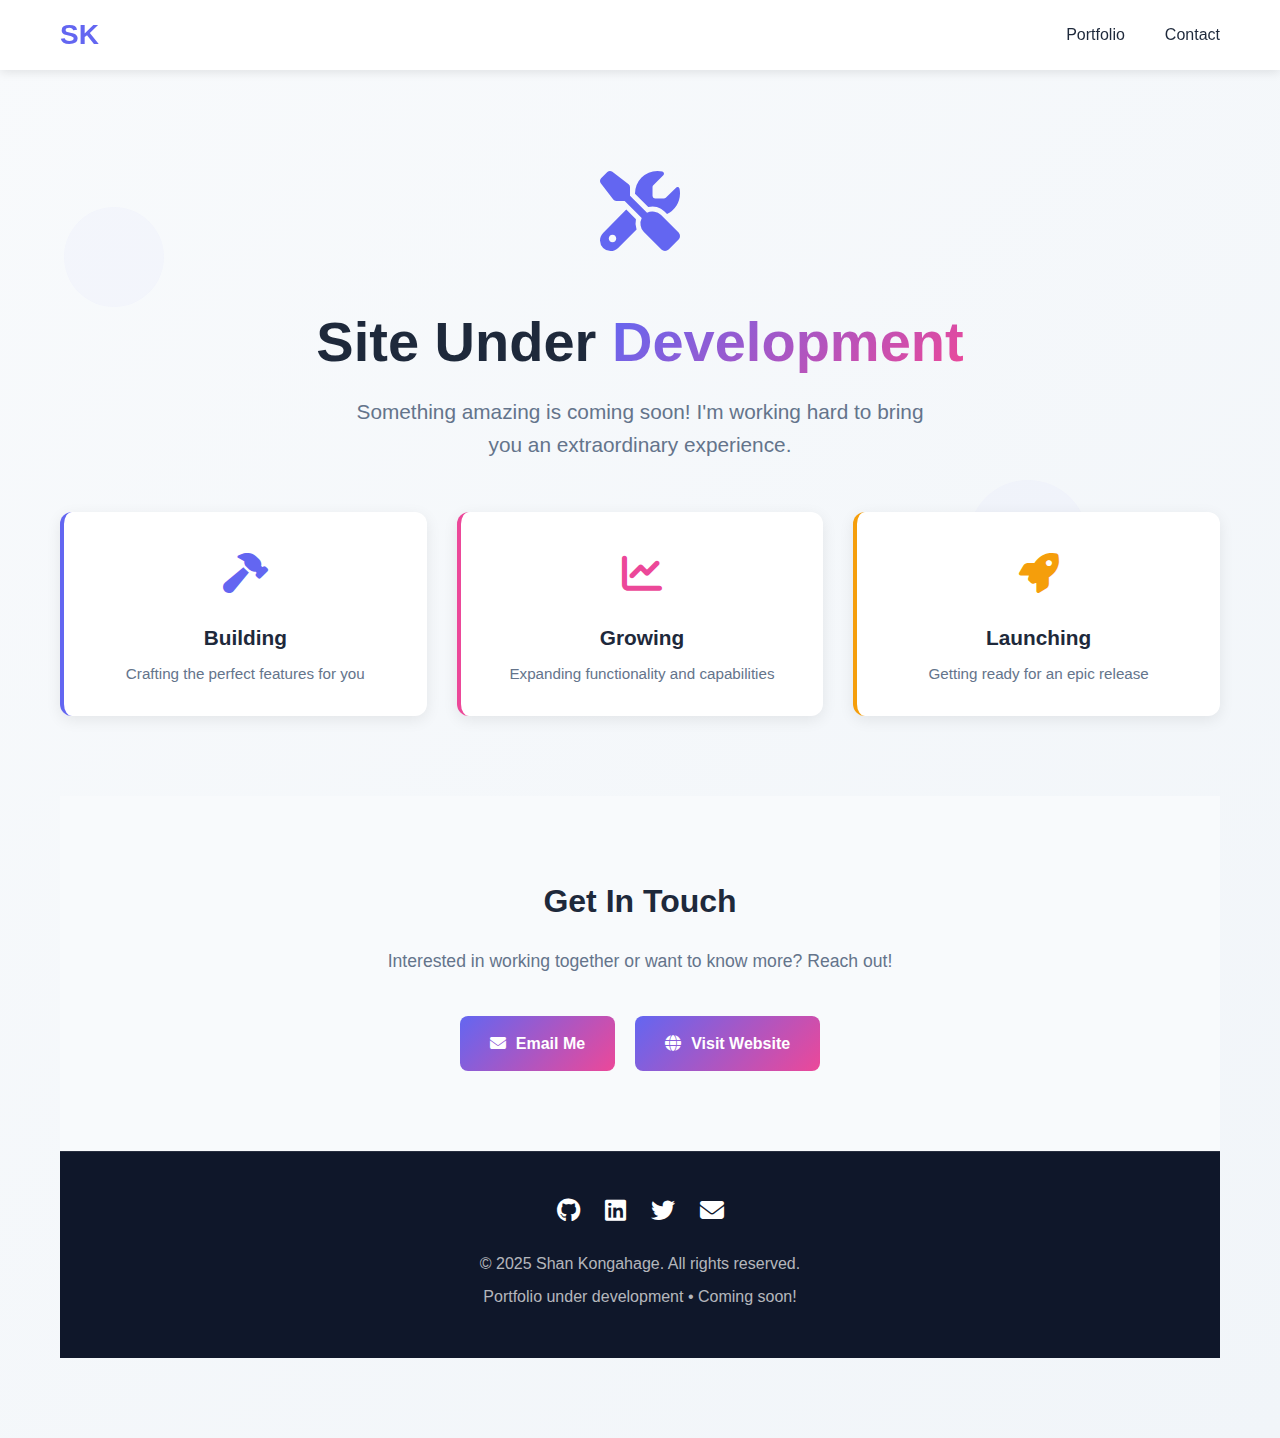
<file: index.html>
<!DOCTYPE html>
<html lang="en">

<head>
    <meta charset="UTF-8">
    <meta name="viewport" content="width=device-width, initial-scale=1.0">
    <title>Shan Kongahage | Portfolio - Coming Soon</title>
    <link rel="stylesheet" href="css/development.css">
    <link rel="stylesheet" href="https://cdnjs.cloudflare.com/ajax/libs/font-awesome/6.4.0/css/all.min.css">
</head>

<body>
    <!-- Navigation Bar -->
    <nav class="navbar">
        <div class="nav-container">
            <div class="nav-logo">
                <a href="index.html">SK</a>
            </div>
            <ul class="nav-menu">
                <!-- <li class="nav-item">
                    <a href="#home" class="nav-link">Home</a>
                </li> -->
                <li class="nav-item">
                    <a href="#portfolio" class="nav-link">Portfolio</a>
                </li>
                <li class="nav-item">
                    <a href="#contact" class="nav-link">Contact</a>
                </li>
            </ul>
            <div class="hamburger">
                <span></span>
                <span></span>
                <span></span>
            </div>
        </div>
    </nav>

    <!-- Under Development Section -->
    <section class="under-development">
        <div class="container">
            <!-- Animated Background -->
            <div class="animated-bg">
                <div class="dot dot-1"></div>
                <div class="dot dot-2"></div>
                <div class="dot dot-3"></div>
                <div class="dot dot-4"></div>
                <div class="dot dot-5"></div>
            </div>

            <!-- Main Content -->
            <div class="dev-content">
                <!-- Icon Animation -->
                <div class="dev-icon">
                    <i class="fas fa-tools"></i>
                </div>

                <!-- Main Heading -->
                <h1 class="main-heading">
                    Site Under <span class="highlight">Development</span>
                </h1>

                <!-- Subheading -->
                <p class="subheading">
                    Something amazing is coming soon! I'm working hard to bring you an extraordinary experience.
                </p>

                <!-- Status Info -->
                <div class="status-box">
                    <div class="status-item">
                        <div class="status-icon">
                            <i class="fas fa-hammer"></i>
                        </div>
                        <div class="status-text">
                            <h3>Building</h3>
                            <p>Crafting the perfect features for you</p>
                        </div>
                    </div>
                    <div class="status-item">
                        <div class="status-icon">
                            <i class="fas fa-chart-line"></i>
                        </div>
                        <div class="status-text">
                            <h3>Growing</h3>
                            <p>Expanding functionality and capabilities</p>
                        </div>
                    </div>
                    <div class="status-item">
                        <div class="status-icon">
                            <i class="fas fa-rocket"></i>
                        </div>
                        <div class="status-text">
                            <h3>Launching</h3>
                            <p>Getting ready for an epic release</p>
                        </div>
                    </div>
                </div>

                <!-- Progress Info -->
                <!-- <div class="progress-section">
                    <h2>Development Progress</h2>
                    <div class="progress-items">
                        <div class="progress-item">
                            <div class="progress-header">
                                <span class="progress-label">Design & Planning</span>
                                <span class="progress-percent">100%</span>
                            </div>
                            <div class="progress-bar">
                                <div class="progress-fill" style="width: 100%"></div>
                            </div>
                        </div>

                        <div class="progress-item">
                            <div class="progress-header">
                                <span class="progress-label">Frontend Development</span>
                                <span class="progress-percent">85%</span>
                            </div>
                            <div class="progress-bar">
                                <div class="progress-fill" style="width: 85%"></div>
                            </div>
                        </div>

                        <div class="progress-item">
                            <div class="progress-header">
                                <span class="progress-label">Backend Development</span>
                                <span class="progress-percent">70%</span>
                            </div>
                            <div class="progress-bar">
                                <div class="progress-fill" style="width: 70%"></div>
                            </div>
                        </div>

                        <div class="progress-item">
                            <div class="progress-header">
                                <span class="progress-label">Testing & QA</span>
                                <span class="progress-percent">60%</span>
                            </div>
                            <div class="progress-bar">
                                <div class="progress-fill" style="width: 60%"></div>
                            </div>
                        </div>

                        <div class="progress-item">
                            <div class="progress-header">
                                <span class="progress-label">Optimization</span>
                                <span class="progress-percent">50%</span>
                            </div>
                            <div class="progress-bar">
                                <div class="progress-fill" style="width: 50%"></div>
                            </div>
                        </div>
                    </div>
                </div> -->

                <!-- Timeline -->
                <!-- <div class="timeline-section">
                    <h2>Development Timeline</h2>
                    <div class="timeline">
                        <div class="timeline-item">
                            <div class="timeline-marker"></div>
                            <div class="timeline-content">
                                <h3>Phase 1: Planning</h3>
                                <p>Defined project scope and architecture</p>
                                <span class="timeline-date">Completed</span>
                            </div>
                        </div>

                        <div class="timeline-item">
                            <div class="timeline-marker active"></div>
                            <div class="timeline-content">
                                <h3>Phase 2: Development</h3>
                                <p>Building features and core functionality</p>
                                <span class="timeline-date">In Progress</span>
                            </div>
                        </div>

                        <div class="timeline-item">
                            <div class="timeline-marker"></div>
                            <div class="timeline-content">
                                <h3>Phase 3: Testing</h3>
                                <p>Quality assurance and bug fixes</p>
                                <span class="timeline-date">Coming Soon</span>
                            </div>
                        </div>

                        <div class="timeline-item">
                            <div class="timeline-marker"></div>
                            <div class="timeline-content">
                                <h3>Phase 4: Launch</h3>
                                <p>Deploy to production and celebrate!</p>
                                <span class="timeline-date">Q4 2025</span>
                            </div>
                        </div>
                    </div>
                </div>

                <!-- Features Coming --><!--
                <div class="features-section">
                    <h2>Exciting Features Coming Soon</h2>
                    <div class="features-grid">
                        <div class="feature-card">
                            <div class="feature-icon">
                                <i class="fas fa-lightning-bolt"></i>
                            </div>
                            <h3>Lightning Fast</h3>
                            <p>Optimized for speed and performance</p>
                        </div>

                        <div class="feature-card">
                            <div class="feature-icon">
                                <i class="fas fa-lock"></i>
                            </div>
                            <h3>Secure</h3>
                            <p>Enterprise-grade security features</p>
                        </div>

                        <div class="feature-card">
                            <div class="feature-icon">
                                <i class="fas fa-mobile-alt"></i>
                            </div>
                            <h3>Responsive</h3>
                            <p>Perfect on all devices and screen sizes</p>
                        </div>

                        <div class="feature-card">
                            <div class="feature-icon">
                                <i class="fas fa-accessibility"></i>
                            </div>
                            <h3>Accessible</h3>
                            <p>Fully accessible for everyone</p>
                        </div>

                        <div class="feature-card">
                            <div class="feature-icon">
                                <i class="fas fa-paint-brush"></i>
                            </div>
                            <h3>Beautiful</h3>
                            <p>Modern, elegant design</p>
                        </div>

                        <div class="feature-card">
                            <div class="feature-icon">
                                <i class="fas fa-cog"></i>
                            </div>
                            <h3>Scalable</h3>
                            <p>Built to grow with your needs</p>
                        </div>
                    </div>
                </div> -->

                <!-- Notification Section -->
                <!-- <div class="notification-section">
                    <div class="notification-card">
                        <i class="fas fa-bell"></i>
                        <h3>Stay Updated</h3>
                        <p>Want to know when we launch? Sign up for updates!</p>
                        <form class="notification-form" id="notificationForm">
                            <div class="form-group">
                                <input type="email" placeholder="Enter your email" required>
                                <button type="submit" class="btn-notify">
                                    <i class="fas fa-paper-plane"></i> Notify Me
                                </button>
                            </div>
                        </form>
                    </div>
                </div> -->

                <!-- CTA Buttons -->
                <!-- <div class="cta-section">
                    <a href="portfolio.html" class="btn btn-primary">
                        <i class="fas fa-briefcase"></i> View Portfolio
                    </a>
                    <a href="#contact" class="btn btn-secondary">
                        <i class="fas fa-envelope"></i> Get in Touch
                    </a>
                </div>
            </div>
        </div>
    </section> -->

    <!-- Contact Section (Minimal) -->
    <section id="contact" class="contact-section">
        <div class="container">
            <h2>Get In Touch</h2>
            <p>Interested in working together or want to know more? Reach out!</p>
            <div class="contact-links">
                <a href="mailto:hello@shankongahage.live" class="contact-btn">
                    <i class="fas fa-envelope"></i> Email Me
                </a>
                <a href="https://shankongahage.live" class="contact-btn">
                    <i class="fas fa-globe"></i> Visit Website
                </a>
            </div>
        </div>
    </section>

    <!-- Footer -->
    <footer class="footer">
        <div class="container">
            <div class="social-links">
                <a href="#" target="_blank" title="GitHub"><i class="fab fa-github"></i></a>
                <a href="#" target="_blank" title="LinkedIn"><i class="fab fa-linkedin"></i></a>
                <a href="#" target="_blank" title="Twitter"><i class="fab fa-twitter"></i></a>
                <a href="mailto:hello@shankongahage.live" title="Email"><i class="fas fa-envelope"></i></a>
            </div>
            <p>&copy; 2025 Shan Kongahage. All rights reserved.</p>
            <p>Portfolio under development • Coming soon!</p>
        </div>
    </footer>

    <script src="js/development.js"></script>
</body>

</html>
</file>
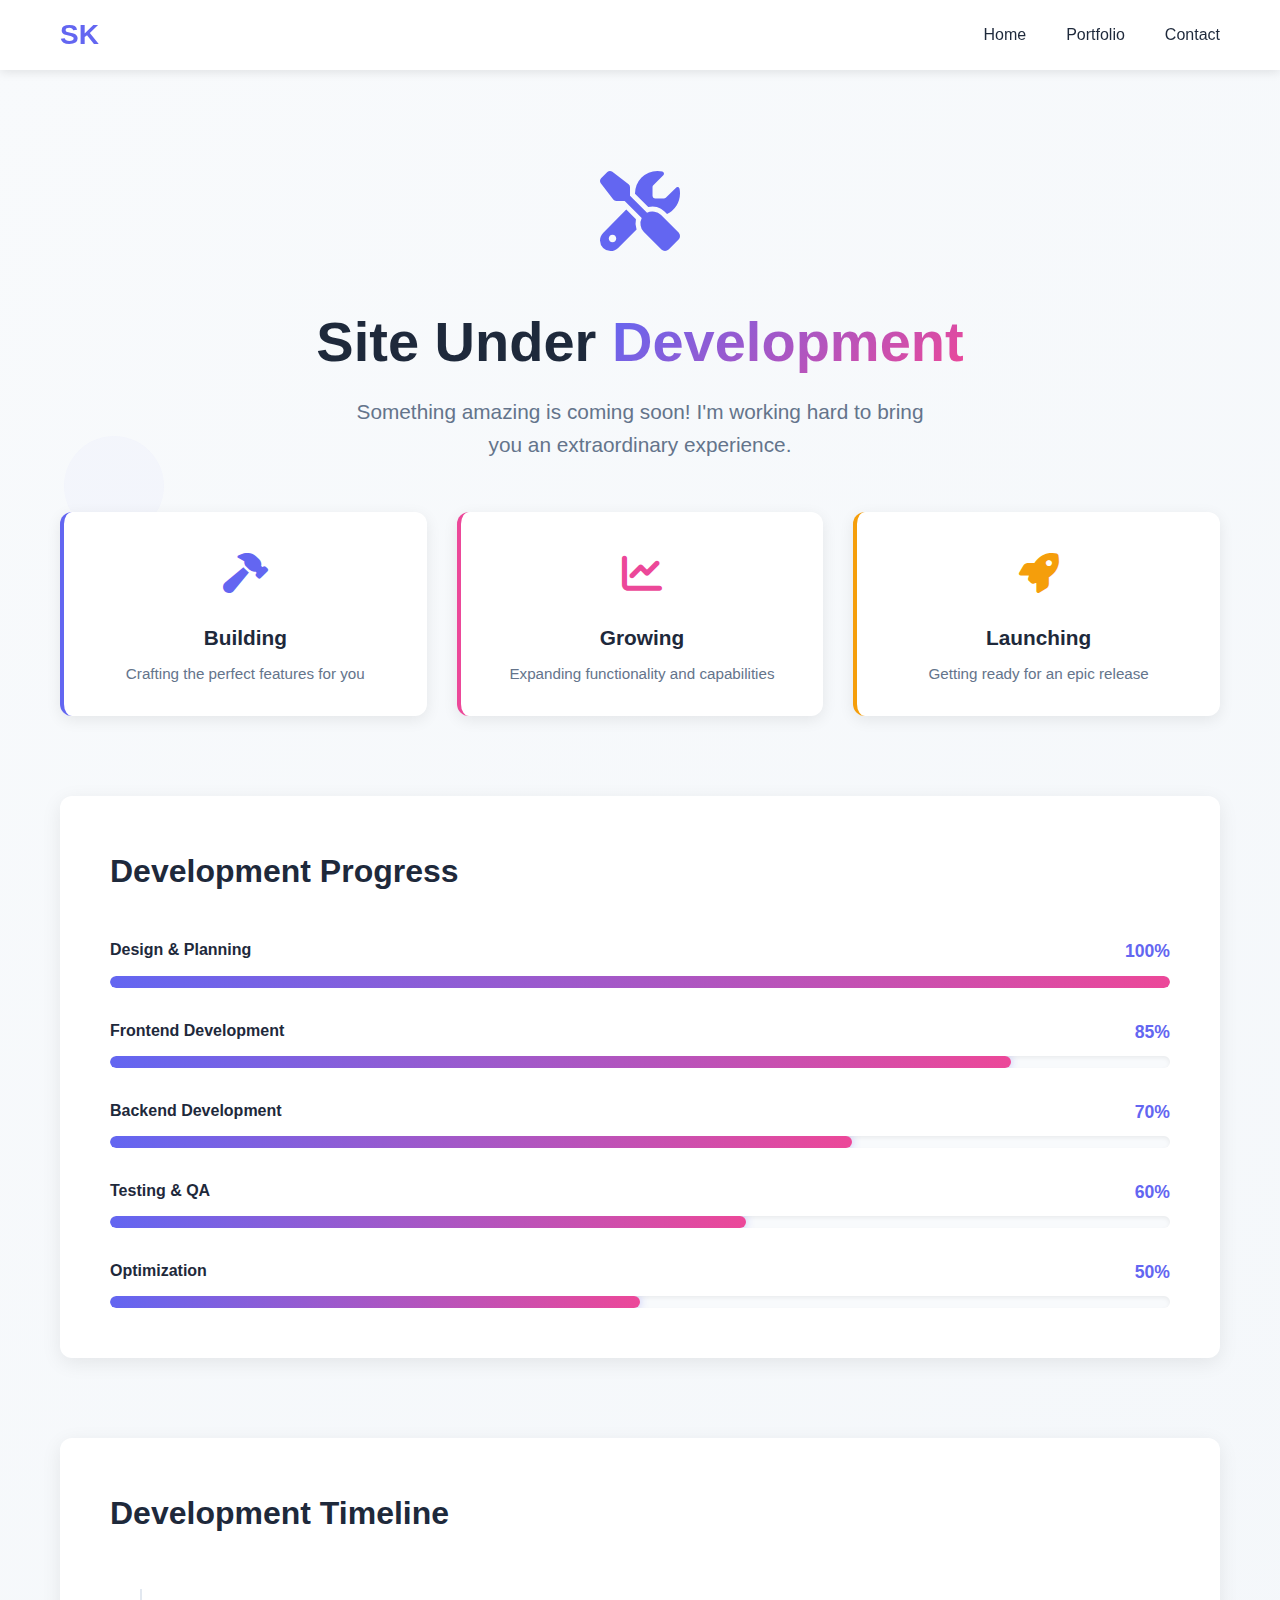
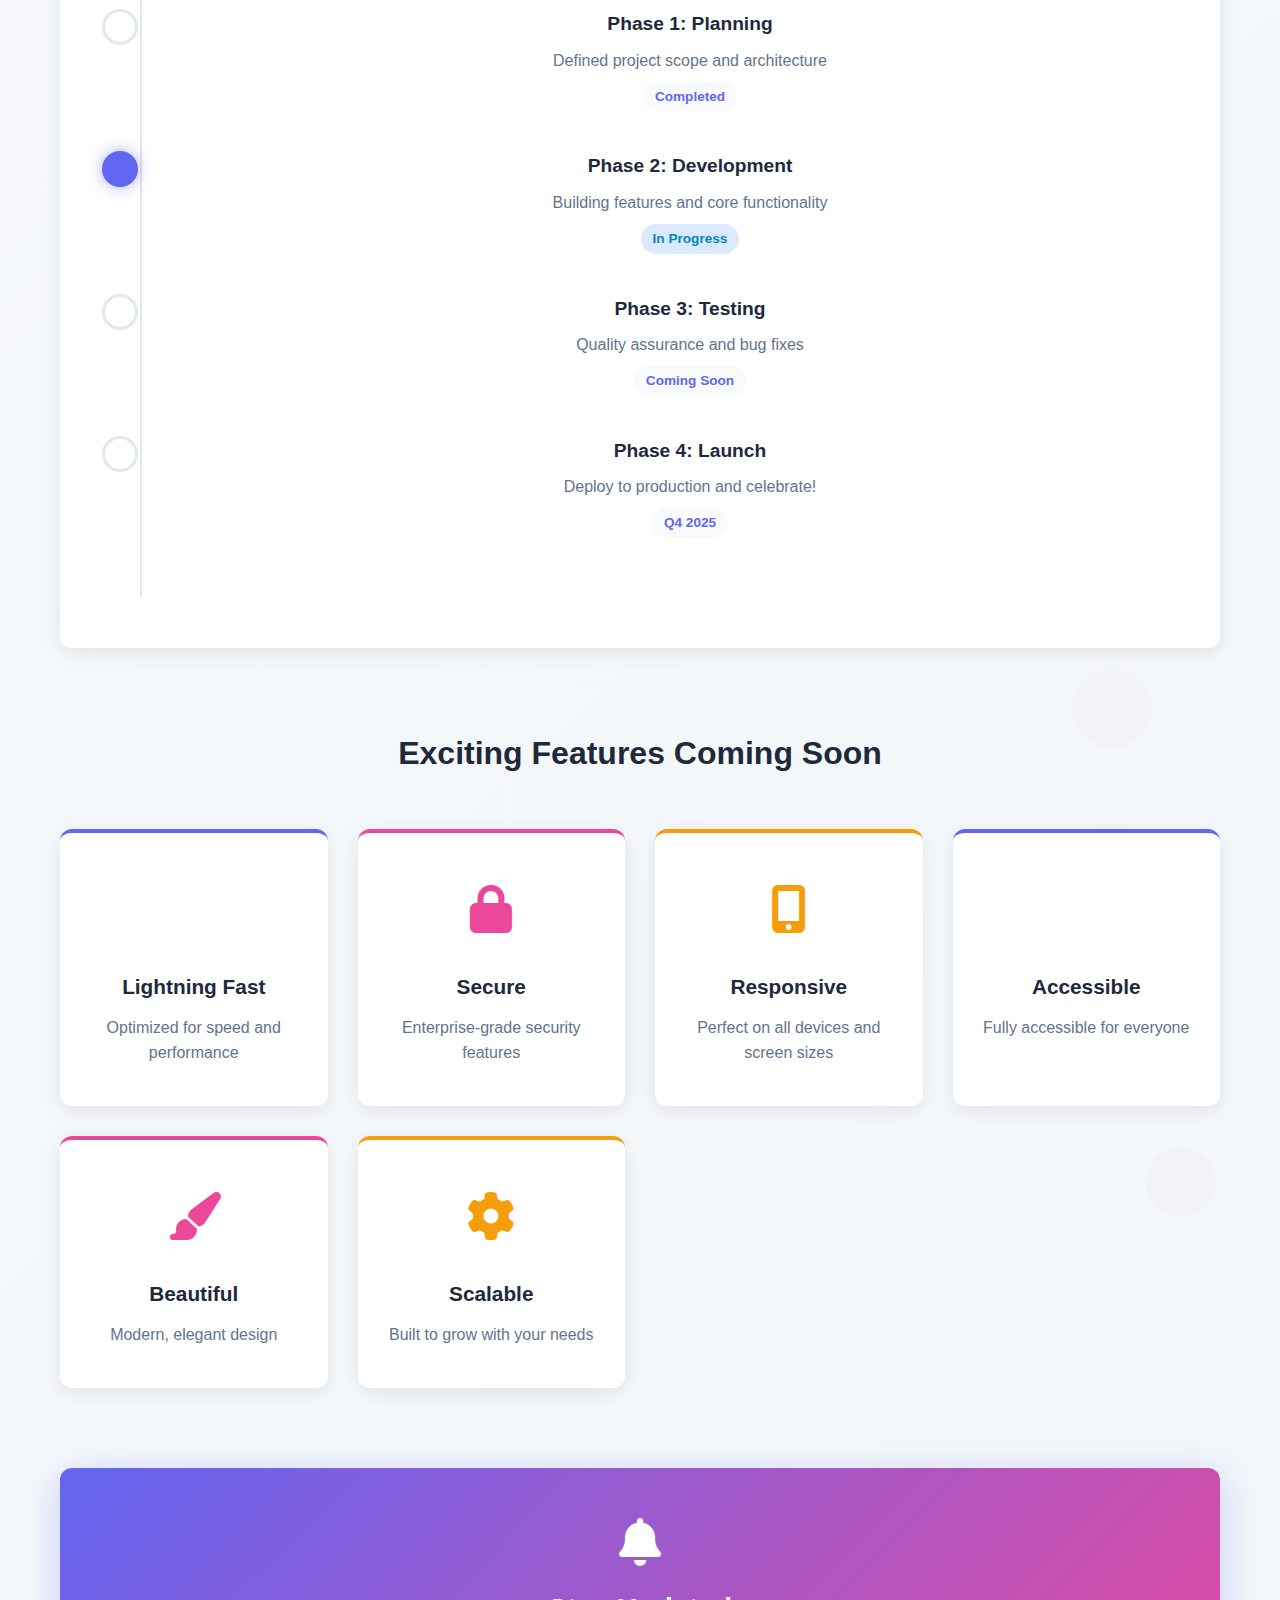
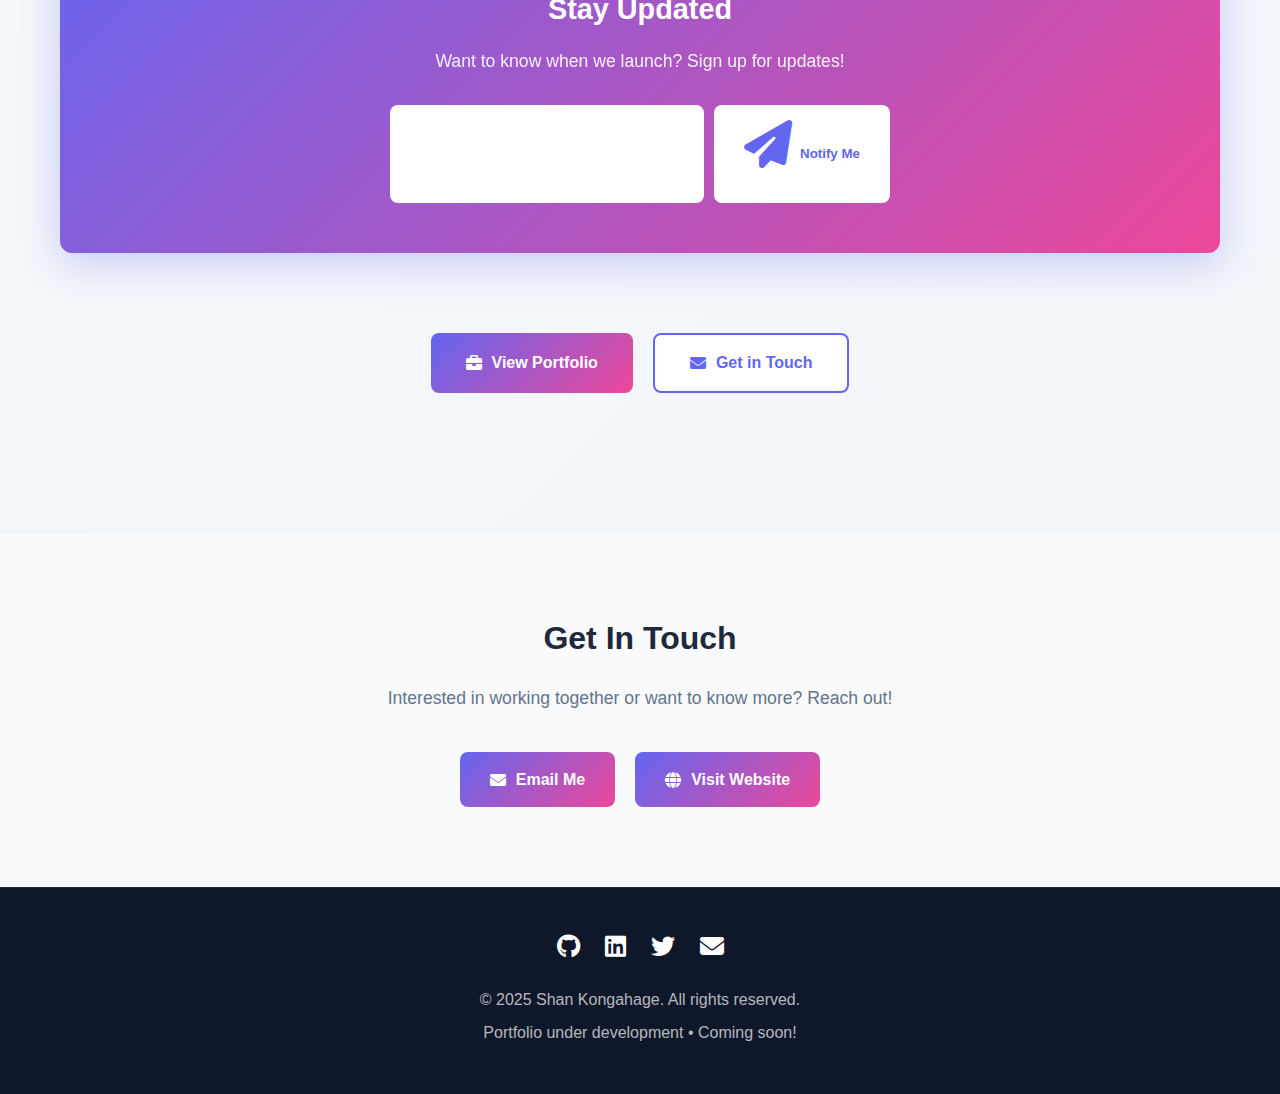
<file: coming-soon.html>
<!DOCTYPE html>
<html lang="en">

<head>
    <meta charset="UTF-8">
    <meta name="viewport" content="width=device-width, initial-scale=1.0">
    <title>Shan Kongahage | Portfolio - Coming Soon</title>
    <link rel="stylesheet" href="css/development.css">
    <link rel="stylesheet" href="https://cdnjs.cloudflare.com/ajax/libs/font-awesome/6.4.0/css/all.min.css">
</head>

<body>
    <!-- Navigation Bar -->
    <nav class="navbar">
        <div class="nav-container">
            <div class="nav-logo">
                <a href="index.html">SK</a>
            </div>
            <ul class="nav-menu">
                <li class="nav-item">
                    <a href="#home" class="nav-link">Home</a>
                </li>
                <li class="nav-item">
                    <a href="#portfolio" class="nav-link">Portfolio</a>
                </li>
                <li class="nav-item">
                    <a href="#contact" class="nav-link">Contact</a>
                </li>
            </ul>
            <div class="hamburger">
                <span></span>
                <span></span>
                <span></span>
            </div>
        </div>
    </nav>

    <!-- Under Development Section -->
    <section class="under-development">
        <div class="container">
            <!-- Animated Background -->
            <div class="animated-bg">
                <div class="dot dot-1"></div>
                <div class="dot dot-2"></div>
                <div class="dot dot-3"></div>
                <div class="dot dot-4"></div>
                <div class="dot dot-5"></div>
            </div>

            <!-- Main Content -->
            <div class="dev-content">
                <!-- Icon Animation -->
                <div class="dev-icon">
                    <i class="fas fa-tools"></i>
                </div>

                <!-- Main Heading -->
                <h1 class="main-heading">
                    Site Under <span class="highlight">Development</span>
                </h1>

                <!-- Subheading -->
                <p class="subheading">
                    Something amazing is coming soon! I'm working hard to bring you an extraordinary experience.
                </p>

                <!-- Status Info -->
                <div class="status-box">
                    <div class="status-item">
                        <div class="status-icon">
                            <i class="fas fa-hammer"></i>
                        </div>
                        <div class="status-text">
                            <h3>Building</h3>
                            <p>Crafting the perfect features for you</p>
                        </div>
                    </div>
                    <div class="status-item">
                        <div class="status-icon">
                            <i class="fas fa-chart-line"></i>
                        </div>
                        <div class="status-text">
                            <h3>Growing</h3>
                            <p>Expanding functionality and capabilities</p>
                        </div>
                    </div>
                    <div class="status-item">
                        <div class="status-icon">
                            <i class="fas fa-rocket"></i>
                        </div>
                        <div class="status-text">
                            <h3>Launching</h3>
                            <p>Getting ready for an epic release</p>
                        </div>
                    </div>
                </div>

                <!-- Progress Info -->
                <div class="progress-section">
                    <h2>Development Progress</h2>
                    <div class="progress-items">
                        <div class="progress-item">
                            <div class="progress-header">
                                <span class="progress-label">Design & Planning</span>
                                <span class="progress-percent">100%</span>
                            </div>
                            <div class="progress-bar">
                                <div class="progress-fill" style="width: 100%"></div>
                            </div>
                        </div>

                        <div class="progress-item">
                            <div class="progress-header">
                                <span class="progress-label">Frontend Development</span>
                                <span class="progress-percent">85%</span>
                            </div>
                            <div class="progress-bar">
                                <div class="progress-fill" style="width: 85%"></div>
                            </div>
                        </div>

                        <div class="progress-item">
                            <div class="progress-header">
                                <span class="progress-label">Backend Development</span>
                                <span class="progress-percent">70%</span>
                            </div>
                            <div class="progress-bar">
                                <div class="progress-fill" style="width: 70%"></div>
                            </div>
                        </div>

                        <div class="progress-item">
                            <div class="progress-header">
                                <span class="progress-label">Testing & QA</span>
                                <span class="progress-percent">60%</span>
                            </div>
                            <div class="progress-bar">
                                <div class="progress-fill" style="width: 60%"></div>
                            </div>
                        </div>

                        <div class="progress-item">
                            <div class="progress-header">
                                <span class="progress-label">Optimization</span>
                                <span class="progress-percent">50%</span>
                            </div>
                            <div class="progress-bar">
                                <div class="progress-fill" style="width: 50%"></div>
                            </div>
                        </div>
                    </div>
                </div>

                <!-- Timeline -->
                <div class="timeline-section">
                    <h2>Development Timeline</h2>
                    <div class="timeline">
                        <div class="timeline-item">
                            <div class="timeline-marker"></div>
                            <div class="timeline-content">
                                <h3>Phase 1: Planning</h3>
                                <p>Defined project scope and architecture</p>
                                <span class="timeline-date">Completed</span>
                            </div>
                        </div>

                        <div class="timeline-item">
                            <div class="timeline-marker active"></div>
                            <div class="timeline-content">
                                <h3>Phase 2: Development</h3>
                                <p>Building features and core functionality</p>
                                <span class="timeline-date">In Progress</span>
                            </div>
                        </div>

                        <div class="timeline-item">
                            <div class="timeline-marker"></div>
                            <div class="timeline-content">
                                <h3>Phase 3: Testing</h3>
                                <p>Quality assurance and bug fixes</p>
                                <span class="timeline-date">Coming Soon</span>
                            </div>
                        </div>

                        <div class="timeline-item">
                            <div class="timeline-marker"></div>
                            <div class="timeline-content">
                                <h3>Phase 4: Launch</h3>
                                <p>Deploy to production and celebrate!</p>
                                <span class="timeline-date">Q4 2025</span>
                            </div>
                        </div>
                    </div>
                </div>

                <!-- Features Coming -->
                <div class="features-section">
                    <h2>Exciting Features Coming Soon</h2>
                    <div class="features-grid">
                        <div class="feature-card">
                            <div class="feature-icon">
                                <i class="fas fa-lightning-bolt"></i>
                            </div>
                            <h3>Lightning Fast</h3>
                            <p>Optimized for speed and performance</p>
                        </div>

                        <div class="feature-card">
                            <div class="feature-icon">
                                <i class="fas fa-lock"></i>
                            </div>
                            <h3>Secure</h3>
                            <p>Enterprise-grade security features</p>
                        </div>

                        <div class="feature-card">
                            <div class="feature-icon">
                                <i class="fas fa-mobile-alt"></i>
                            </div>
                            <h3>Responsive</h3>
                            <p>Perfect on all devices and screen sizes</p>
                        </div>

                        <div class="feature-card">
                            <div class="feature-icon">
                                <i class="fas fa-accessibility"></i>
                            </div>
                            <h3>Accessible</h3>
                            <p>Fully accessible for everyone</p>
                        </div>

                        <div class="feature-card">
                            <div class="feature-icon">
                                <i class="fas fa-paint-brush"></i>
                            </div>
                            <h3>Beautiful</h3>
                            <p>Modern, elegant design</p>
                        </div>

                        <div class="feature-card">
                            <div class="feature-icon">
                                <i class="fas fa-cog"></i>
                            </div>
                            <h3>Scalable</h3>
                            <p>Built to grow with your needs</p>
                        </div>
                    </div>
                </div>

                <!-- Notification Section -->
                <div class="notification-section">
                    <div class="notification-card">
                        <i class="fas fa-bell"></i>
                        <h3>Stay Updated</h3>
                        <p>Want to know when we launch? Sign up for updates!</p>
                        <form class="notification-form" id="notificationForm">
                            <div class="form-group">
                                <input type="email" placeholder="Enter your email" required>
                                <button type="submit" class="btn-notify">
                                    <i class="fas fa-paper-plane"></i> Notify Me
                                </button>
                            </div>
                        </form>
                    </div>
                </div>

                <!-- CTA Buttons -->
                <div class="cta-section">
                    <a href="portfolio.html" class="btn btn-primary">
                        <i class="fas fa-briefcase"></i> View Portfolio
                    </a>
                    <a href="#contact" class="btn btn-secondary">
                        <i class="fas fa-envelope"></i> Get in Touch
                    </a>
                </div>
            </div>
        </div>
    </section>

    <!-- Contact Section (Minimal) -->
    <section id="contact" class="contact-section">
        <div class="container">
            <h2>Get In Touch</h2>
            <p>Interested in working together or want to know more? Reach out!</p>
            <div class="contact-links">
                <a href="mailto:hello@shankongahage.live" class="contact-btn">
                    <i class="fas fa-envelope"></i> Email Me
                </a>
                <a href="https://shankongahage.live" class="contact-btn">
                    <i class="fas fa-globe"></i> Visit Website
                </a>
            </div>
        </div>
    </section>

    <!-- Footer -->
    <footer class="footer">
        <div class="container">
            <div class="social-links">
                <a href="#" target="_blank" title="GitHub"><i class="fab fa-github"></i></a>
                <a href="#" target="_blank" title="LinkedIn"><i class="fab fa-linkedin"></i></a>
                <a href="#" target="_blank" title="Twitter"><i class="fab fa-twitter"></i></a>
                <a href="mailto:hello@shankongahage.live" title="Email"><i class="fas fa-envelope"></i></a>
            </div>
            <p>&copy; 2025 Shan Kongahage. All rights reserved.</p>
            <p>Portfolio under development • Coming soon!</p>
        </div>
    </footer>

    <script src="js/development.js"></script>
</body>

</html>
</file>
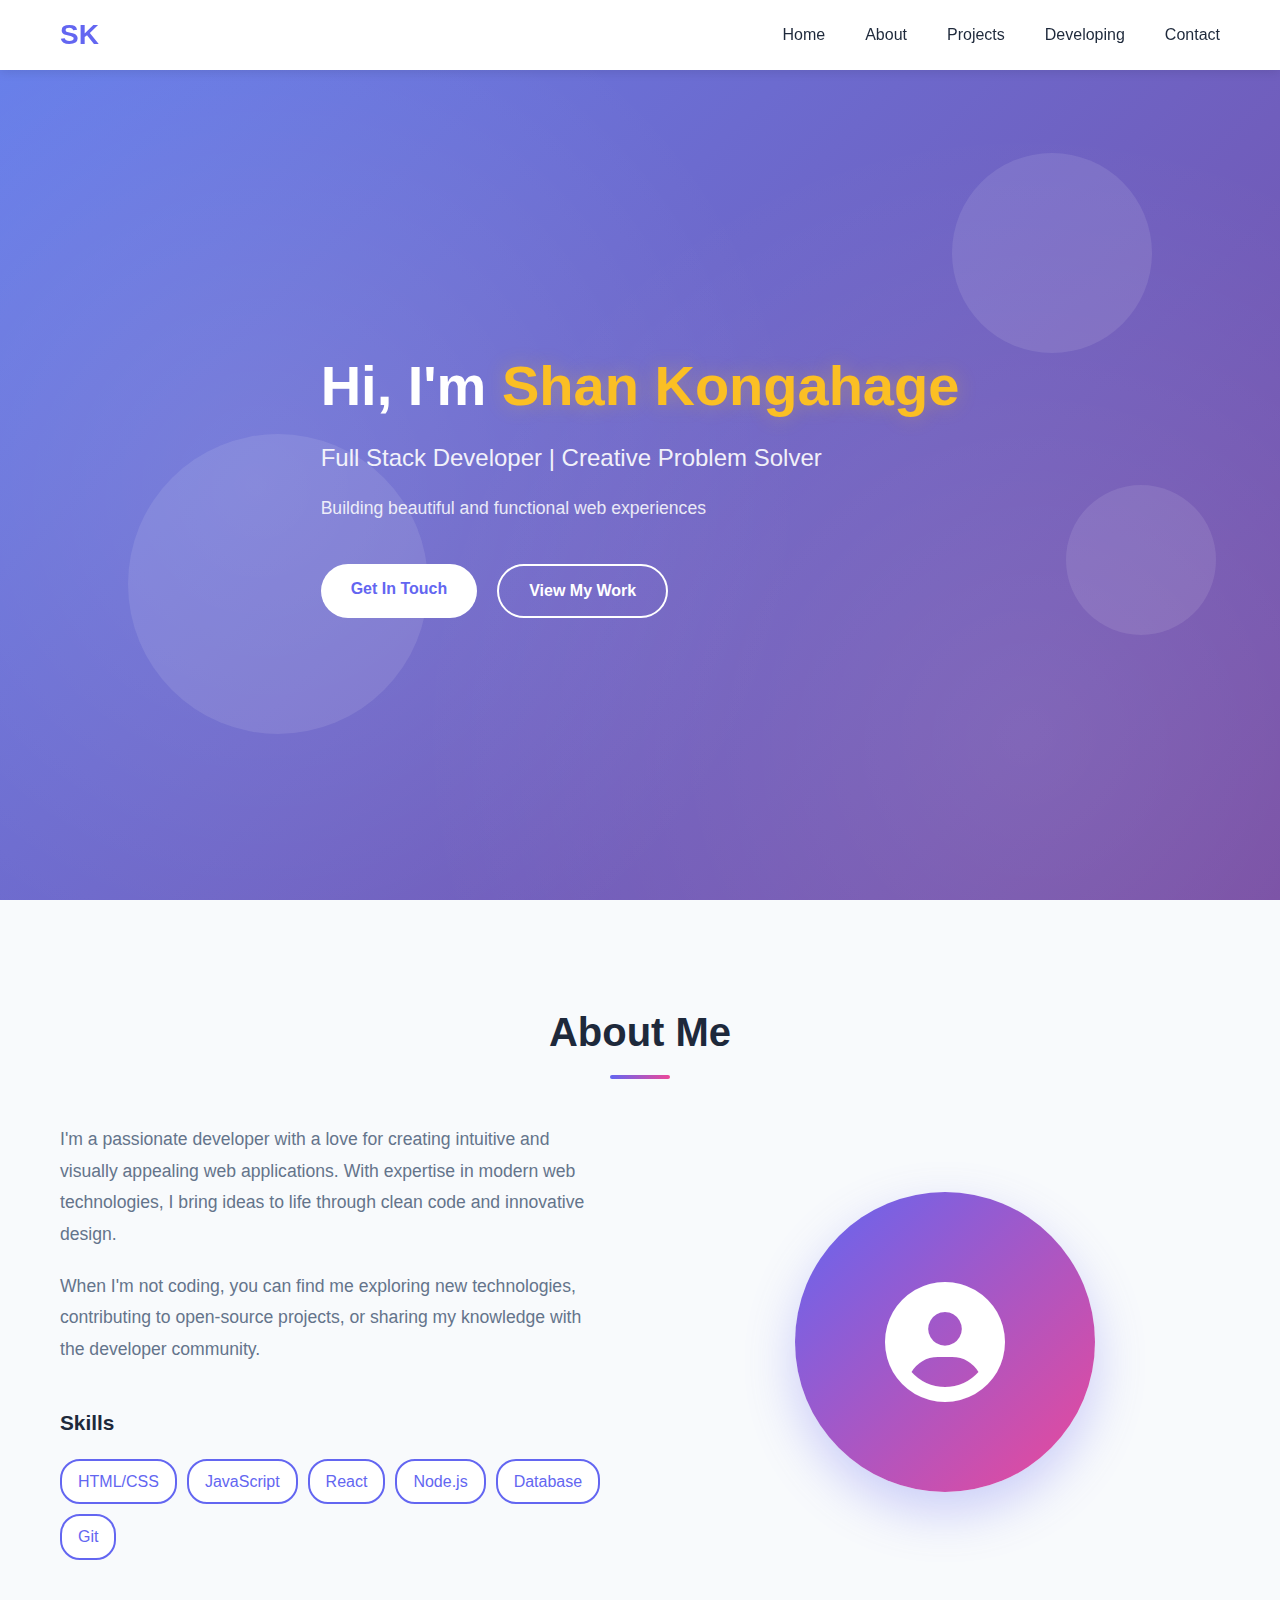
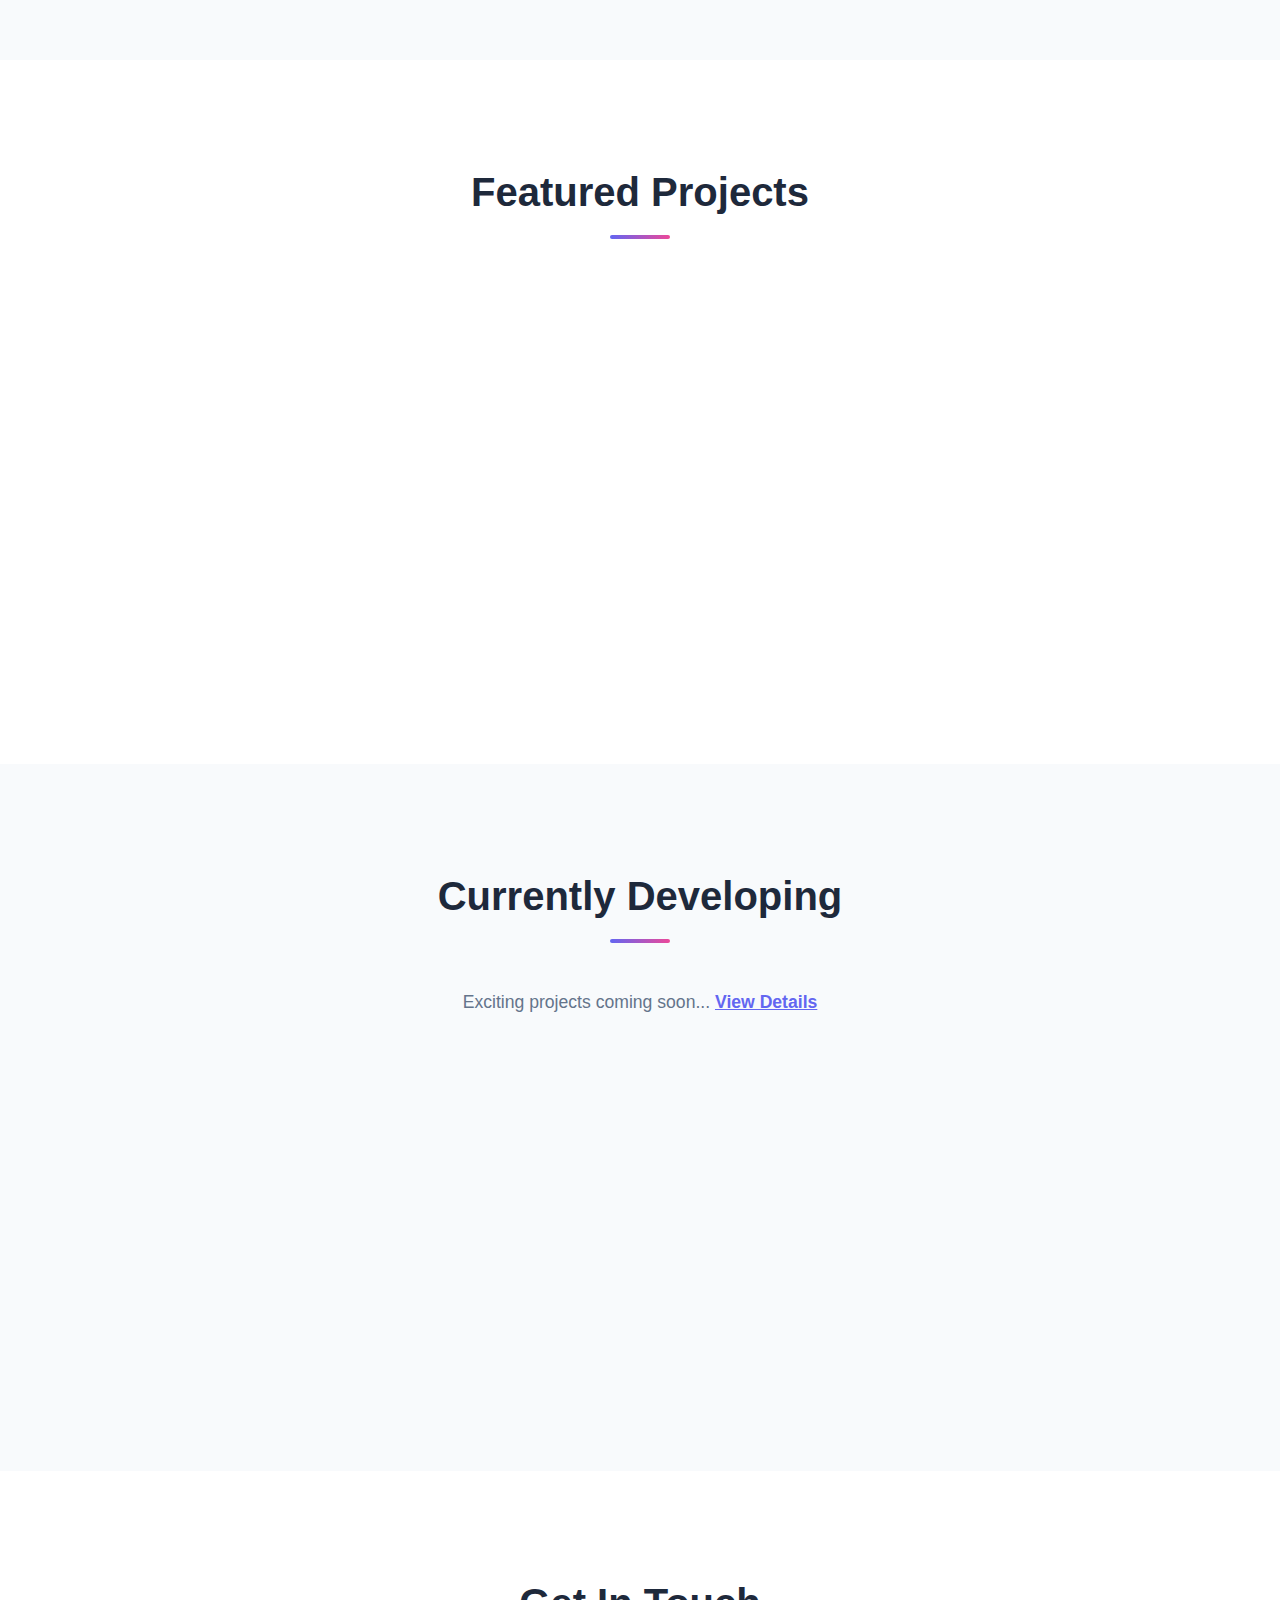
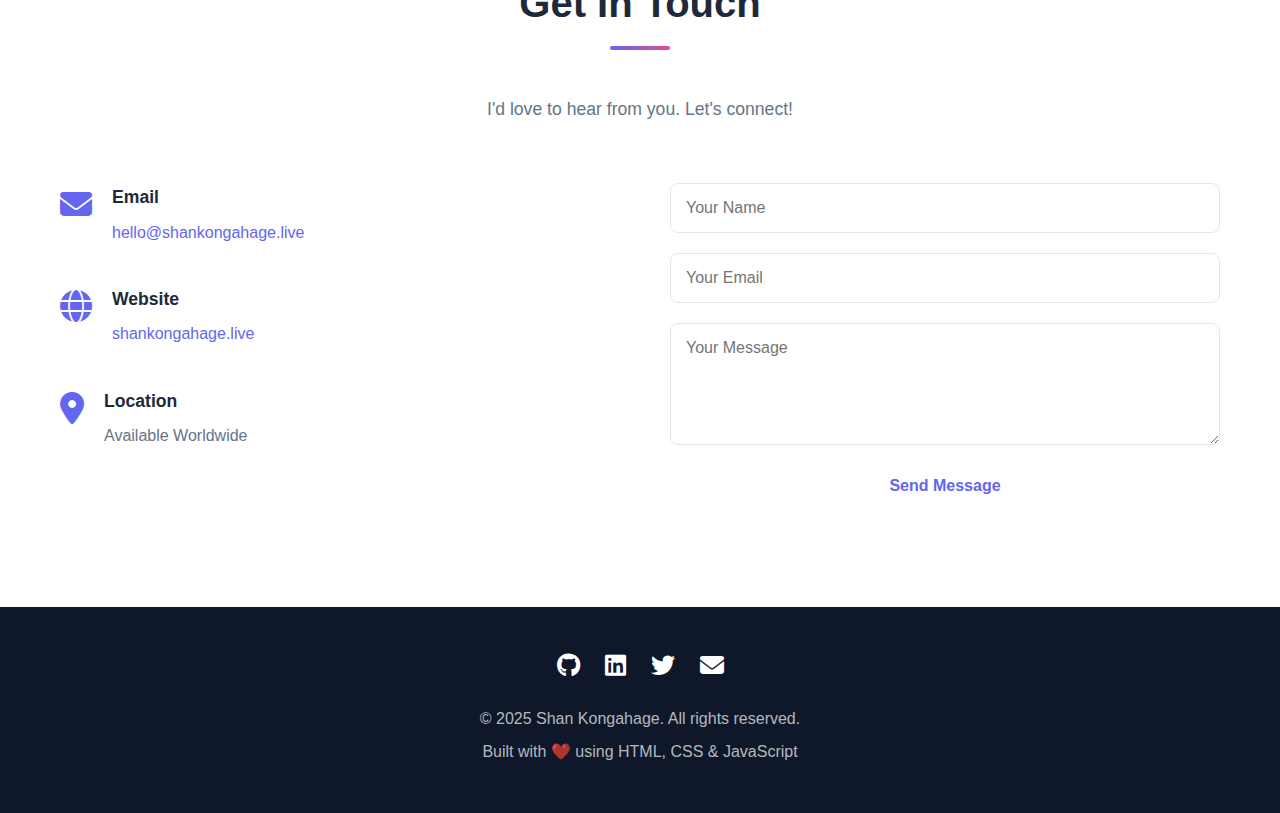
<file: index0.html>
<!DOCTYPE html>
<html lang="en">

<head>
    <meta charset="UTF-8">
    <meta name="viewport" content="width=device-width, initial-scale=1.0">
    <title>Shan Kongahage | Portfolio</title>
    <link rel="stylesheet" href="css/styles.css">
    <link rel="stylesheet" href="https://cdnjs.cloudflare.com/ajax/libs/font-awesome/6.4.0/css/all.min.css">
</head>

<body>
    <!-- Navigation Bar -->
    <nav class="navbar">
        <div class="nav-container">
            <div class="nav-logo">
                <a href="index.html">SK</a>
            </div>
            <ul class="nav-menu">
                <li class="nav-item">
                    <a href="#home" class="nav-link">Home</a>
                </li>
                <li class="nav-item">
                    <a href="#about" class="nav-link">About</a>
                </li>
                <li class="nav-item">
                    <a href="#projects" class="nav-link">Projects</a>
                </li>
                <li class="nav-item">
                    <a href="#developing" class="nav-link">Developing</a>
                </li>
                <li class="nav-item">
                    <a href="#contact" class="nav-link">Contact</a>
                </li>
            </ul>
            <div class="hamburger">
                <span></span>
                <span></span>
                <span></span>
            </div>
        </div>
    </nav>

    <!-- Hero Section -->
    <section id="home" class="hero">
        <div class="hero-content">
            <h1>Hi, I'm <span class="highlight">Shan Kongahage</span></h1>
            <p class="subtitle">Full Stack Developer | Creative Problem Solver</p>
            <p class="description">Building beautiful and functional web experiences</p>
            <div class="cta-buttons">
                <a href="#contact" class="btn btn-primary">Get In Touch</a>
                <a href="#projects" class="btn btn-secondary">View My Work</a>
            </div>
        </div>
        <div class="hero-animation">
            <div class="floating-element"></div>
            <div class="floating-element"></div>
            <div class="floating-element"></div>
        </div>
    </section>

    <!-- About Section -->
    <section id="about" class="about">
        <div class="container">
            <h2>About Me</h2>
            <div class="about-content">
                <div class="about-text">
                    <p>I'm a passionate developer with a love for creating intuitive and visually appealing web applications. With expertise in modern web technologies, I bring ideas to life through clean code and innovative design.</p>
                    <p>When I'm not coding, you can find me exploring new technologies, contributing to open-source projects, or sharing my knowledge with the developer community.</p>
                    <div class="skills">
                        <h3>Skills</h3>
                        <div class="skill-tags">
                            <span class="skill-tag">HTML/CSS</span>
                            <span class="skill-tag">JavaScript</span>
                            <span class="skill-tag">React</span>
                            <span class="skill-tag">Node.js</span>
                            <span class="skill-tag">Database</span>
                            <span class="skill-tag">Git</span>
                        </div>
                    </div>
                </div>
                <div class="about-image">
                    <div class="profile-placeholder">
                        <i class="fas fa-user-circle"></i>
                    </div>
                </div>
            </div>
        </div>
    </section>

    <!-- Projects Section -->
    <section id="projects" class="projects">
        <div class="container">
            <h2>Featured Projects</h2>
            <div class="projects-grid">
                <div class="project-card">
                    <div class="project-image">
                        <i class="fas fa-code"></i>
                    </div>
                    <h3>Project One</h3>
                    <p>An amazing web application built with modern technologies and responsive design.</p>
                    <div class="project-tags">
                        <span>HTML</span>
                        <span>CSS</span>
                        <span>JavaScript</span>
                    </div>
                    <a href="#" class="project-link">View Project</a>
                </div>

                <div class="project-card">
                    <div class="project-image">
                        <i class="fas fa-laptop"></i>
                    </div>
                    <h3>Project Two</h3>
                    <p>A full-stack application showcasing backend integration and database management.</p>
                    <div class="project-tags">
                        <span>React</span>
                        <span>Node.js</span>
                        <span>MongoDB</span>
                    </div>
                    <a href="#" class="project-link">View Project</a>
                </div>

                <div class="project-card">
                    <div class="project-image">
                        <i class="fas fa-mobile-alt"></i>
                    </div>
                    <h3>Project Three</h3>
                    <p>A responsive mobile-first design project with focus on user experience.</p>
                    <div class="project-tags">
                        <span>Responsive</span>
                        <span>UX/UI</span>
                        <span>JavaScript</span>
                    </div>
                    <a href="#" class="project-link">View Project</a>
                </div>
            </div>
        </div>
    </section>

    <!-- Currently Developing Section -->
    <section id="developing" class="developing">
        <div class="container">
            <h2>Currently Developing</h2>
            <p class="section-subtitle">Exciting projects coming soon... <a href="pages/under-development.html" style="color: #6366f1; font-weight: 600; text-decoration: underline;">View Details</a></p>
            <div class="developing-grid">
                <div class="dev-card">
                    <div class="dev-badge">In Progress</div>
                    <i class="fas fa-rocket"></i>
                    <h3>Project Alpha</h3>
                    <p>A revolutionary platform for [description]. Expected launch: Q4 2025</p>
                    <div class="progress-bar">
                        <div class="progress" style="width: 65%"></div>
                    </div>
                    <span class="progress-text">65% Complete</span>
                </div>

                <div class="dev-card">
                    <div class="dev-badge">Planning</div>
                    <i class="fas fa-lightbulb"></i>
                    <h3>Project Beta</h3>
                    <p>An innovative solution for [description]. Development starts soon.</p>
                    <div class="progress-bar">
                        <div class="progress" style="width: 20%"></div>
                    </div>
                    <span class="progress-text">20% Complete</span>
                </div>

                <div class="dev-card">
                    <div class="dev-badge">Research</div>
                    <i class="fas fa-microscope"></i>
                    <h3>Project Gamma</h3>
                    <p>Exploring cutting-edge technologies and best practices in web development.</p>
                    <div class="progress-bar">
                        <div class="progress" style="width: 10%"></div>
                    </div>
                    <span class="progress-text">10% Complete</span>
                </div>
            </div>
        </div>
    </section>

    <!-- Contact Section -->
    <section id="contact" class="contact">
        <div class="container">
            <h2>Get In Touch</h2>
            <p class="section-subtitle">I'd love to hear from you. Let's connect!</p>

            <div class="contact-content">
                <div class="contact-info">
                    <div class="contact-item">
                        <i class="fas fa-envelope"></i>
                        <div>
                            <h4>Email</h4>
                            <p><a href="mailto:hello@shankongahage.live">hello@shankongahage.live</a></p>
                        </div>
                    </div>
                    <div class="contact-item">
                        <i class="fas fa-globe"></i>
                        <div>
                            <h4>Website</h4>
                            <p><a href="https://shankongahage.live">shankongahage.live</a></p>
                        </div>
                    </div>
                    <div class="contact-item">
                        <i class="fas fa-map-marker-alt"></i>
                        <div>
                            <h4>Location</h4>
                            <p>Available Worldwide</p>
                        </div>
                    </div>
                </div>

                <form class="contact-form">
                    <div class="form-group">
                        <input type="text" placeholder="Your Name" required>
                    </div>
                    <div class="form-group">
                        <input type="email" placeholder="Your Email" required>
                    </div>
                    <div class="form-group">
                        <textarea placeholder="Your Message" rows="5" required></textarea>
                    </div>
                    <button type="submit" class="btn btn-primary">Send Message</button>
                </form>
            </div>
        </div>
    </section>

    <!-- Footer -->
    <footer class="footer">
        <div class="container">
            <div class="social-links">
                <a href="#" target="_blank" title="GitHub"><i class="fab fa-github"></i></a>
                <a href="#" target="_blank" title="LinkedIn"><i class="fab fa-linkedin"></i></a>
                <a href="#" target="_blank" title="Twitter"><i class="fab fa-twitter"></i></a>
                <a href="#" target="_blank" title="Email"><i class="fas fa-envelope"></i></a>
            </div>
            <p>&copy; 2025 Shan Kongahage. All rights reserved.</p>
            <p>Built with <span class="heart">❤️</span> using HTML, CSS & JavaScript</p>
        </div>
    </footer>

    <script src="js/script.js"></script>
</body>

</html>
</file>
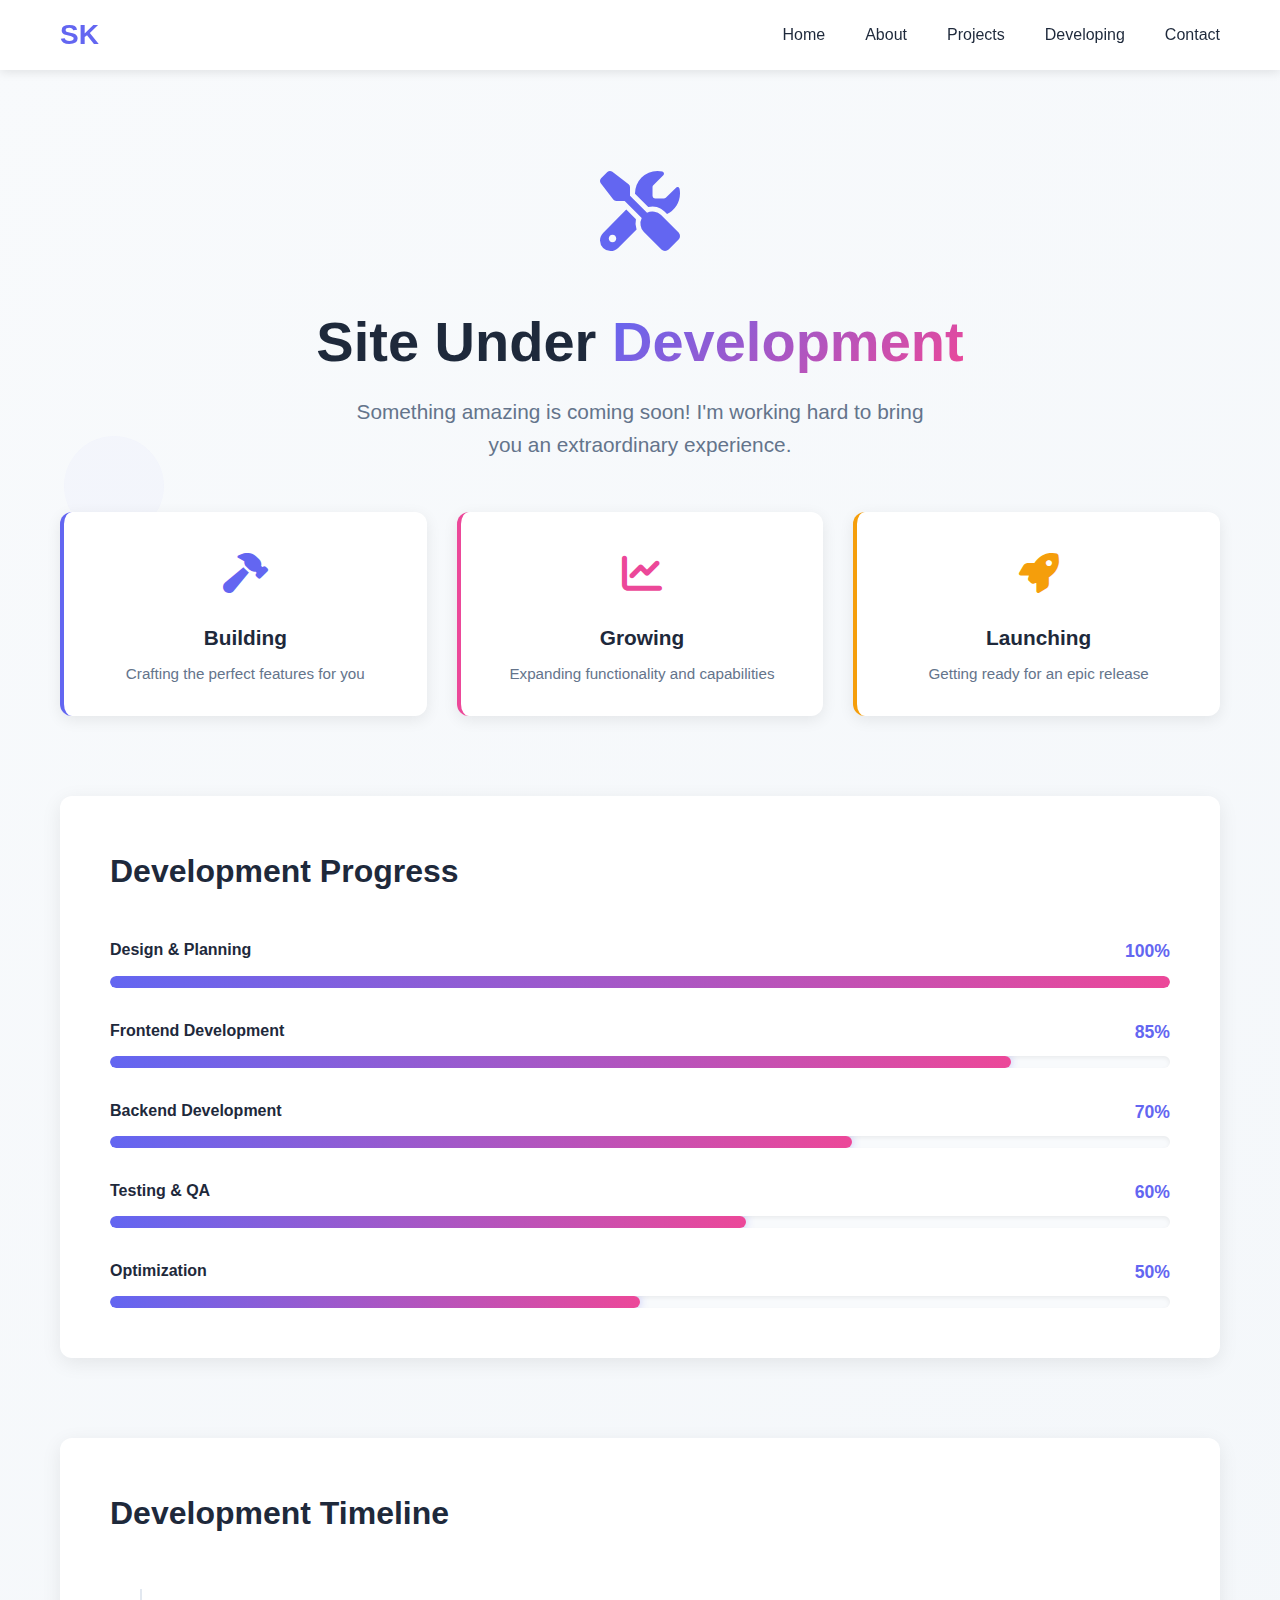
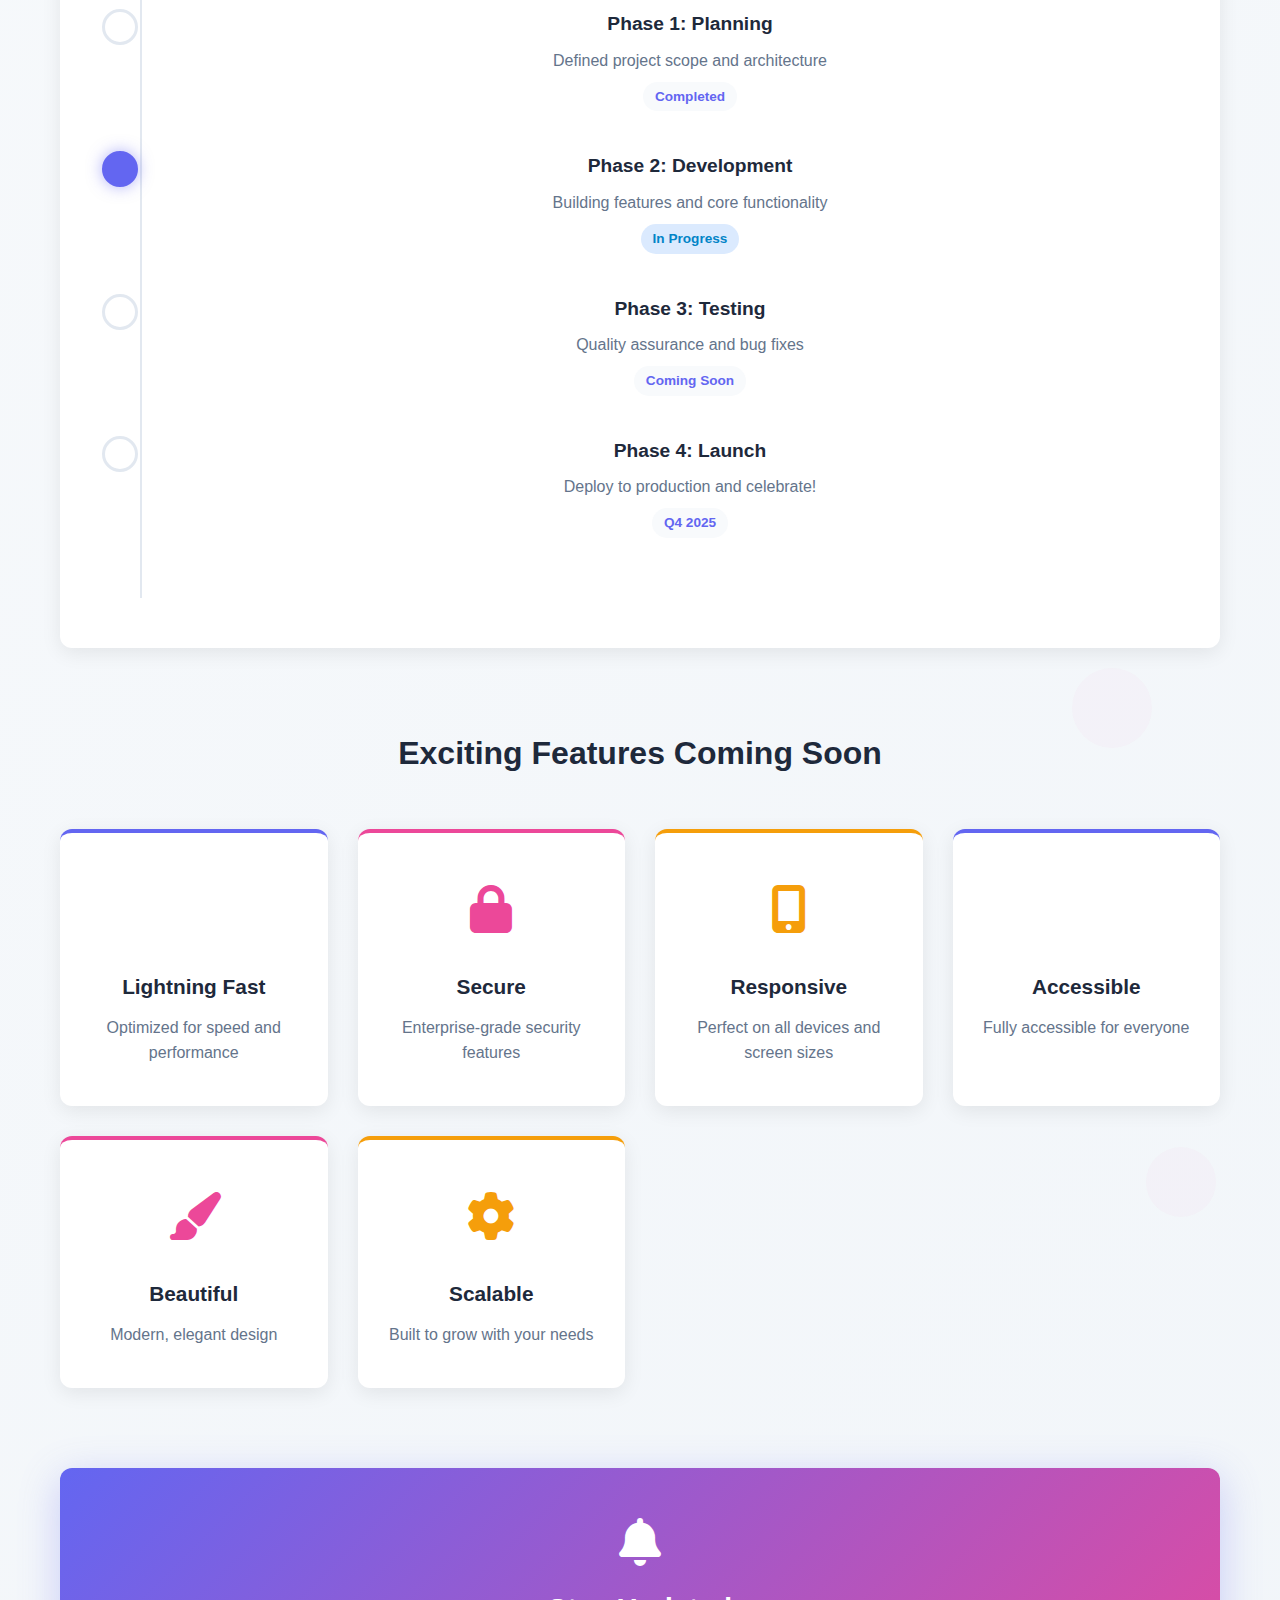
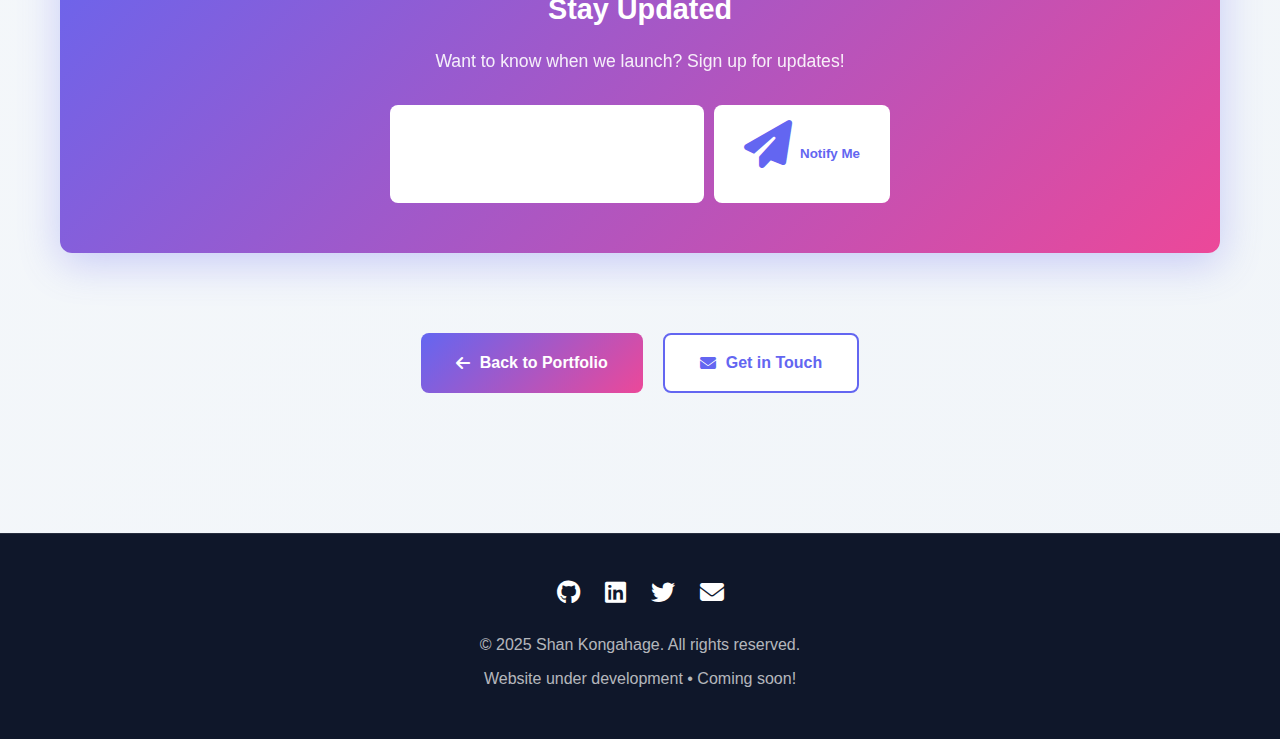
<file: pages/under-development.html>
<!DOCTYPE html>
<html lang="en">

<head>
    <meta charset="UTF-8">
    <meta name="viewport" content="width=device-width, initial-scale=1.0">
    <title>Site Under Development | Shan Kongahage</title>
    <link rel="stylesheet" href="../css/development.css">
    <link rel="stylesheet" href="https://cdnjs.cloudflare.com/ajax/libs/font-awesome/6.4.0/css/all.min.css">
</head>

<body>
    <!-- Navigation Bar -->
    <nav class="navbar">
        <div class="nav-container">
            <div class="nav-logo">
                <a href="../index.html">SK</a>
            </div>
            <ul class="nav-menu">
                <li class="nav-item">
                    <a href="../index.html#home" class="nav-link">Home</a>
                </li>
                <li class="nav-item">
                    <a href="../index.html#about" class="nav-link">About</a>
                </li>
                <li class="nav-item">
                    <a href="../index.html#projects" class="nav-link">Projects</a>
                </li>
                <li class="nav-item">
                    <a href="../index.html#developing" class="nav-link">Developing</a>
                </li>
                <li class="nav-item">
                    <a href="../index.html#contact" class="nav-link">Contact</a>
                </li>
            </ul>
            <div class="hamburger">
                <span></span>
                <span></span>
                <span></span>
            </div>
        </div>
    </nav>

    <!-- Under Development Section -->
    <section class="under-development">
        <div class="container">
            <!-- Animated Background -->
            <div class="animated-bg">
                <div class="dot dot-1"></div>
                <div class="dot dot-2"></div>
                <div class="dot dot-3"></div>
                <div class="dot dot-4"></div>
                <div class="dot dot-5"></div>
            </div>

            <!-- Main Content -->
            <div class="dev-content">
                <!-- Icon Animation -->
                <div class="dev-icon">
                    <i class="fas fa-tools"></i>
                </div>

                <!-- Main Heading -->
                <h1 class="main-heading">
                    Site Under <span class="highlight">Development</span>
                </h1>

                <!-- Subheading -->
                <p class="subheading">
                    Something amazing is coming soon! I'm working hard to bring you an extraordinary experience.
                </p>

                <!-- Status Info -->
                <div class="status-box">
                    <div class="status-item">
                        <div class="status-icon">
                            <i class="fas fa-hammer"></i>
                        </div>
                        <div class="status-text">
                            <h3>Building</h3>
                            <p>Crafting the perfect features for you</p>
                        </div>
                    </div>
                    <div class="status-item">
                        <div class="status-icon">
                            <i class="fas fa-chart-line"></i>
                        </div>
                        <div class="status-text">
                            <h3>Growing</h3>
                            <p>Expanding functionality and capabilities</p>
                        </div>
                    </div>
                    <div class="status-item">
                        <div class="status-icon">
                            <i class="fas fa-rocket"></i>
                        </div>
                        <div class="status-text">
                            <h3>Launching</h3>
                            <p>Getting ready for an epic release</p>
                        </div>
                    </div>
                </div>

                <!-- Progress Info -->
                <div class="progress-section">
                    <h2>Development Progress</h2>
                    <div class="progress-items">
                        <div class="progress-item">
                            <div class="progress-header">
                                <span class="progress-label">Design & Planning</span>
                                <span class="progress-percent">100%</span>
                            </div>
                            <div class="progress-bar">
                                <div class="progress-fill" style="width: 100%"></div>
                            </div>
                        </div>

                        <div class="progress-item">
                            <div class="progress-header">
                                <span class="progress-label">Frontend Development</span>
                                <span class="progress-percent">85%</span>
                            </div>
                            <div class="progress-bar">
                                <div class="progress-fill" style="width: 85%"></div>
                            </div>
                        </div>

                        <div class="progress-item">
                            <div class="progress-header">
                                <span class="progress-label">Backend Development</span>
                                <span class="progress-percent">70%</span>
                            </div>
                            <div class="progress-bar">
                                <div class="progress-fill" style="width: 70%"></div>
                            </div>
                        </div>

                        <div class="progress-item">
                            <div class="progress-header">
                                <span class="progress-label">Testing & QA</span>
                                <span class="progress-percent">60%</span>
                            </div>
                            <div class="progress-bar">
                                <div class="progress-fill" style="width: 60%"></div>
                            </div>
                        </div>

                        <div class="progress-item">
                            <div class="progress-header">
                                <span class="progress-label">Optimization</span>
                                <span class="progress-percent">50%</span>
                            </div>
                            <div class="progress-bar">
                                <div class="progress-fill" style="width: 50%"></div>
                            </div>
                        </div>
                    </div>
                </div>

                <!-- Timeline -->
                <div class="timeline-section">
                    <h2>Development Timeline</h2>
                    <div class="timeline">
                        <div class="timeline-item">
                            <div class="timeline-marker"></div>
                            <div class="timeline-content">
                                <h3>Phase 1: Planning</h3>
                                <p>Defined project scope and architecture</p>
                                <span class="timeline-date">Completed</span>
                            </div>
                        </div>

                        <div class="timeline-item">
                            <div class="timeline-marker active"></div>
                            <div class="timeline-content">
                                <h3>Phase 2: Development</h3>
                                <p>Building features and core functionality</p>
                                <span class="timeline-date">In Progress</span>
                            </div>
                        </div>

                        <div class="timeline-item">
                            <div class="timeline-marker"></div>
                            <div class="timeline-content">
                                <h3>Phase 3: Testing</h3>
                                <p>Quality assurance and bug fixes</p>
                                <span class="timeline-date">Coming Soon</span>
                            </div>
                        </div>

                        <div class="timeline-item">
                            <div class="timeline-marker"></div>
                            <div class="timeline-content">
                                <h3>Phase 4: Launch</h3>
                                <p>Deploy to production and celebrate!</p>
                                <span class="timeline-date">Q4 2025</span>
                            </div>
                        </div>
                    </div>
                </div>

                <!-- Features Coming -->
                <div class="features-section">
                    <h2>Exciting Features Coming Soon</h2>
                    <div class="features-grid">
                        <div class="feature-card">
                            <div class="feature-icon">
                                <i class="fas fa-lightning-bolt"></i>
                            </div>
                            <h3>Lightning Fast</h3>
                            <p>Optimized for speed and performance</p>
                        </div>

                        <div class="feature-card">
                            <div class="feature-icon">
                                <i class="fas fa-lock"></i>
                            </div>
                            <h3>Secure</h3>
                            <p>Enterprise-grade security features</p>
                        </div>

                        <div class="feature-card">
                            <div class="feature-icon">
                                <i class="fas fa-mobile-alt"></i>
                            </div>
                            <h3>Responsive</h3>
                            <p>Perfect on all devices and screen sizes</p>
                        </div>

                        <div class="feature-card">
                            <div class="feature-icon">
                                <i class="fas fa-accessibility"></i>
                            </div>
                            <h3>Accessible</h3>
                            <p>Fully accessible for everyone</p>
                        </div>

                        <div class="feature-card">
                            <div class="feature-icon">
                                <i class="fas fa-paint-brush"></i>
                            </div>
                            <h3>Beautiful</h3>
                            <p>Modern, elegant design</p>
                        </div>

                        <div class="feature-card">
                            <div class="feature-icon">
                                <i class="fas fa-cog"></i>
                            </div>
                            <h3>Scalable</h3>
                            <p>Built to grow with your needs</p>
                        </div>
                    </div>
                </div>

                <!-- Notification Section -->
                <div class="notification-section">
                    <div class="notification-card">
                        <i class="fas fa-bell"></i>
                        <h3>Stay Updated</h3>
                        <p>Want to know when we launch? Sign up for updates!</p>
                        <form class="notification-form" id="notificationForm">
                            <div class="form-group">
                                <input type="email" placeholder="Enter your email" required>
                                <button type="submit" class="btn-notify">
                                    <i class="fas fa-paper-plane"></i> Notify Me
                                </button>
                            </div>
                        </form>
                    </div>
                </div>

                <!-- CTA Buttons -->
                <div class="cta-section">
                    <a href="../index.html" class="btn btn-primary">
                        <i class="fas fa-arrow-left"></i> Back to Portfolio
                    </a>
                    <a href="../index.html#contact" class="btn btn-secondary">
                        <i class="fas fa-envelope"></i> Get in Touch
                    </a>
                </div>
            </div>
        </div>
    </section>

    <!-- Footer -->
    <footer class="footer">
        <div class="container">
            <div class="social-links">
                <a href="#" target="_blank" title="GitHub"><i class="fab fa-github"></i></a>
                <a href="#" target="_blank" title="LinkedIn"><i class="fab fa-linkedin"></i></a>
                <a href="#" target="_blank" title="Twitter"><i class="fab fa-twitter"></i></a>
                <a href="#" target="_blank" title="Email"><i class="fas fa-envelope"></i></a>
            </div>
            <p>&copy; 2025 Shan Kongahage. All rights reserved.</p>
            <p>Website under development • Coming soon!</p>
        </div>
    </footer>

    <script src="../js/development.js"></script>
</body>

</html>
</file>
<file: css/development.css>
/* Development Page Styles */

* {
    margin: 0;
    padding: 0;
    box-sizing: border-box;
}

:root {
    --primary-color: #6366f1;
    --secondary-color: #ec4899;
    --accent-color: #f59e0b;
    --dark-bg: #0f172a;
    --light-bg: #f8fafc;
    --text-dark: #1e293b;
    --text-light: #64748b;
    --border-color: #e2e8f0;
    --transition: all 0.3s ease;
    --success-color: #10b981;
}

html {
    scroll-behavior: smooth;
}

body {
    font-family: 'Segoe UI', Tahoma, Geneva, Verdana, sans-serif;
    line-height: 1.6;
    color: var(--text-dark);
    background: linear-gradient(135deg, #f8fafc 0%, #f1f5f9 100%);
    min-height: 100vh;
}

a {
    text-decoration: none;
    color: inherit;
}

.container {
    max-width: 1200px;
    margin: 0 auto;
    padding: 0 20px;
}


/* Navigation Bar */

.navbar {
    position: fixed;
    top: 0;
    width: 100%;
    background: rgba(255, 255, 255, 0.95);
    backdrop-filter: blur(10px);
    box-shadow: 0 2px 10px rgba(0, 0, 0, 0.1);
    z-index: 1000;
}

.nav-container {
    max-width: 1200px;
    margin: 0 auto;
    padding: 0 20px;
    display: flex;
    justify-content: space-between;
    align-items: center;
    height: 70px;
}

.nav-logo a {
    font-size: 28px;
    font-weight: 700;
    color: var(--primary-color);
    transition: var(--transition);
}

.nav-logo a:hover {
    color: var(--secondary-color);
}

.nav-menu {
    display: flex;
    list-style: none;
    gap: 40px;
}

.nav-link {
    font-weight: 500;
    color: var(--text-dark);
    transition: var(--transition);
    position: relative;
}

.nav-link::after {
    content: '';
    position: absolute;
    bottom: -5px;
    left: 0;
    width: 0;
    height: 2px;
    background: var(--primary-color);
    transition: var(--transition);
}

.nav-link:hover {
    color: var(--primary-color);
}

.nav-link:hover::after {
    width: 100%;
}

.hamburger {
    display: none;
    flex-direction: column;
    cursor: pointer;
}

.hamburger span {
    width: 25px;
    height: 3px;
    background: var(--text-dark);
    margin: 5px 0;
    transition: var(--transition);
    border-radius: 2px;
}


/* Under Development Section */

.under-development {
    margin-top: 70px;
    min-height: 100vh;
    padding: 80px 20px;
    position: relative;
    overflow: hidden;
}

.animated-bg {
    position: absolute;
    top: 0;
    left: 0;
    right: 0;
    bottom: 0;
    z-index: 0;
    opacity: 0.3;
}

.dot {
    position: absolute;
    border-radius: 50%;
    background: var(--primary-color);
    opacity: 0.1;
    animation: float 8s ease-in-out infinite;
}

.dot-1 {
    width: 100px;
    height: 100px;
    top: 10%;
    left: 5%;
    animation-delay: 0s;
}

.dot-2 {
    width: 80px;
    height: 80px;
    top: 60%;
    right: 10%;
    background: var(--secondary-color);
    animation-delay: 2s;
}

.dot-3 {
    width: 60px;
    height: 60px;
    bottom: 15%;
    left: 20%;
    background: var(--accent-color);
    animation-delay: 4s;
}

.dot-4 {
    width: 120px;
    height: 120px;
    top: 30%;
    right: 15%;
    background: var(--primary-color);
    animation-delay: 1s;
}

.dot-5 {
    width: 70px;
    height: 70px;
    bottom: 25%;
    right: 5%;
    background: var(--secondary-color);
    animation-delay: 3s;
}


/* Main Content */

.dev-content {
    position: relative;
    z-index: 1;
    text-align: center;
}

.dev-icon {
    font-size: 80px;
    color: var(--primary-color);
    margin-bottom: 30px;
    animation: pulse 2s ease-in-out infinite;
}

.main-heading {
    font-size: 3.5rem;
    font-weight: 800;
    margin-bottom: 20px;
    line-height: 1.2;
    color: var(--text-dark);
}

.highlight {
    background: linear-gradient(135deg, var(--primary-color), var(--secondary-color));
    -webkit-background-clip: text;
    -webkit-text-fill-color: transparent;
    background-clip: text;
}

.subheading {
    font-size: 1.3rem;
    color: var(--text-light);
    margin-bottom: 50px;
    max-width: 600px;
    margin-left: auto;
    margin-right: auto;
}


/* Status Box */

.status-box {
    display: grid;
    grid-template-columns: repeat(auto-fit, minmax(200px, 1fr));
    gap: 30px;
    margin-bottom: 80px;
}

.status-item {
    background: white;
    border-radius: 12px;
    padding: 30px;
    box-shadow: 0 4px 15px rgba(0, 0, 0, 0.08);
    border-left: 4px solid var(--primary-color);
    transition: var(--transition);
    animation: slideInUp 0.6s ease;
}

.status-item:nth-child(2) {
    border-left-color: var(--secondary-color);
    animation-delay: 0.1s;
}

.status-item:nth-child(3) {
    border-left-color: var(--accent-color);
    animation-delay: 0.2s;
}

.status-item:hover {
    transform: translateY(-10px);
    box-shadow: 0 10px 30px rgba(0, 0, 0, 0.15);
}

.status-icon {
    font-size: 40px;
    color: var(--primary-color);
    margin-bottom: 15px;
}

.status-item:nth-child(2) .status-icon {
    color: var(--secondary-color);
}

.status-item:nth-child(3) .status-icon {
    color: var(--accent-color);
}

.status-text h3 {
    font-size: 1.3rem;
    margin-bottom: 8px;
    color: var(--text-dark);
}

.status-text p {
    color: var(--text-light);
    font-size: 0.95rem;
}


/* Progress Section */

.progress-section {
    background: white;
    border-radius: 12px;
    padding: 50px;
    margin-bottom: 80px;
    box-shadow: 0 5px 20px rgba(0, 0, 0, 0.08);
}

.progress-section h2 {
    font-size: 2rem;
    margin-bottom: 40px;
    color: var(--text-dark);
    text-align: left;
}

.progress-items {
    display: flex;
    flex-direction: column;
    gap: 30px;
}

.progress-item {
    animation: slideInLeft 0.6s ease;
}

.progress-header {
    display: flex;
    justify-content: space-between;
    margin-bottom: 10px;
}

.progress-label {
    font-weight: 600;
    color: var(--text-dark);
}

.progress-percent {
    font-weight: 700;
    color: var(--primary-color);
    font-size: 1.1rem;
}

.progress-bar {
    width: 100%;
    height: 12px;
    background: var(--light-bg);
    border-radius: 10px;
    overflow: hidden;
    box-shadow: inset 0 2px 4px rgba(0, 0, 0, 0.06);
}

.progress-fill {
    height: 100%;
    background: linear-gradient(90deg, var(--primary-color), var(--secondary-color));
    border-radius: 10px;
    animation: fillProgress 1s ease-out;
    box-shadow: 0 0 10px rgba(99, 102, 241, 0.4);
}


/* Timeline Section */

.timeline-section {
    background: white;
    border-radius: 12px;
    padding: 50px;
    margin-bottom: 80px;
    box-shadow: 0 5px 20px rgba(0, 0, 0, 0.08);
}

.timeline-section h2 {
    font-size: 2rem;
    margin-bottom: 50px;
    color: var(--text-dark);
    text-align: left;
}

.timeline {
    position: relative;
    padding: 20px 0;
}

.timeline::before {
    content: '';
    position: absolute;
    left: 30px;
    top: 0;
    bottom: 0;
    width: 2px;
    background: var(--border-color);
}

.timeline-item {
    position: relative;
    padding-left: 100px;
    margin-bottom: 40px;
    animation: slideInLeft 0.6s ease;
}

.timeline-item:nth-child(2) {
    animation-delay: 0.1s;
}

.timeline-item:nth-child(3) {
    animation-delay: 0.2s;
}

.timeline-item:nth-child(4) {
    animation-delay: 0.3s;
}

.timeline-marker {
    position: absolute;
    left: -8px;
    top: 0;
    width: 36px;
    height: 36px;
    background: white;
    border: 3px solid var(--border-color);
    border-radius: 50%;
    transition: var(--transition);
}

.timeline-marker.active {
    background: var(--primary-color);
    border-color: var(--primary-color);
    box-shadow: 0 0 15px rgba(99, 102, 241, 0.5);
    animation: pulse 2s ease-in-out infinite;
}

.timeline-item:hover .timeline-marker {
    transform: scale(1.1);
}

.timeline-content h3 {
    font-size: 1.2rem;
    color: var(--text-dark);
    margin-bottom: 8px;
}

.timeline-content p {
    color: var(--text-light);
    margin-bottom: 8px;
}

.timeline-date {
    display: inline-block;
    background: var(--light-bg);
    color: var(--primary-color);
    padding: 4px 12px;
    border-radius: 20px;
    font-size: 0.85rem;
    font-weight: 600;
}

.timeline-item:nth-child(2) .timeline-date {
    background: #dbeafe;
    color: #0284c7;
}


/* Features Section */

.features-section {
    margin-bottom: 80px;
}

.features-section h2 {
    font-size: 2rem;
    margin-bottom: 50px;
    color: var(--text-dark);
    text-align: center;
}

.features-grid {
    display: grid;
    grid-template-columns: repeat(auto-fit, minmax(250px, 1fr));
    gap: 30px;
}

.feature-card {
    background: white;
    border-radius: 12px;
    padding: 40px 30px;
    text-align: center;
    box-shadow: 0 5px 20px rgba(0, 0, 0, 0.08);
    transition: var(--transition);
    border-top: 4px solid var(--primary-color);
    animation: slideInUp 0.6s ease;
}

.feature-card:nth-child(2) {
    border-top-color: var(--secondary-color);
    animation-delay: 0.1s;
}

.feature-card:nth-child(3) {
    border-top-color: var(--accent-color);
    animation-delay: 0.2s;
}

.feature-card:nth-child(4) {
    border-top-color: var(--primary-color);
    animation-delay: 0.1s;
}

.feature-card:nth-child(5) {
    border-top-color: var(--secondary-color);
    animation-delay: 0.2s;
}

.feature-card:nth-child(6) {
    border-top-color: var(--accent-color);
    animation-delay: 0.3s;
}

.feature-card:hover {
    transform: translateY(-15px);
    box-shadow: 0 15px 40px rgba(99, 102, 241, 0.15);
}

.feature-icon {
    font-size: 48px;
    color: var(--primary-color);
    margin-bottom: 20px;
}

.feature-card:nth-child(2) .feature-icon {
    color: var(--secondary-color);
}

.feature-card:nth-child(3) .feature-icon {
    color: var(--accent-color);
}

.feature-card:nth-child(4) .feature-icon {
    color: var(--primary-color);
}

.feature-card:nth-child(5) .feature-icon {
    color: var(--secondary-color);
}

.feature-card:nth-child(6) .feature-icon {
    color: var(--accent-color);
}

.feature-card h3 {
    font-size: 1.3rem;
    margin-bottom: 12px;
    color: var(--text-dark);
}

.feature-card p {
    color: var(--text-light);
    line-height: 1.6;
}


/* Notification Section */

.notification-section {
    margin-bottom: 80px;
}

.notification-card {
    background: linear-gradient(135deg, var(--primary-color), var(--secondary-color));
    border-radius: 12px;
    padding: 50px;
    text-align: center;
    color: white;
    box-shadow: 0 10px 40px rgba(99, 102, 241, 0.3);
}

.notification-card i {
    font-size: 48px;
    margin-bottom: 20px;
    animation: bounce 2s ease-in-out infinite;
}

.notification-card h3 {
    font-size: 1.8rem;
    margin-bottom: 15px;
}

.notification-card p {
    font-size: 1.1rem;
    margin-bottom: 30px;
    opacity: 0.9;
}

.notification-form {
    max-width: 500px;
    margin: 0 auto;
}

.form-group {
    display: flex;
    gap: 10px;
}

.form-group input {
    flex: 1;
    padding: 15px 20px;
    border: none;
    border-radius: 8px;
    font-size: 1rem;
    font-family: inherit;
}

.form-group input::placeholder {
    color: rgba(255, 255, 255, 0.6);
}

.form-group input:focus {
    outline: none;
    box-shadow: 0 0 0 3px rgba(255, 255, 255, 0.3);
}

.btn-notify {
    padding: 15px 30px;
    background: white;
    color: var(--primary-color);
    border: none;
    border-radius: 8px;
    font-weight: 700;
    cursor: pointer;
    transition: var(--transition);
    display: flex;
    align-items: center;
    gap: 8px;
    white-space: nowrap;
}

.btn-notify:hover {
    transform: translateY(-2px);
    box-shadow: 0 5px 15px rgba(0, 0, 0, 0.2);
}


/* CTA Buttons */

.cta-section {
    display: flex;
    justify-content: center;
    gap: 20px;
    margin-bottom: 60px;
    flex-wrap: wrap;
}

.btn {
    padding: 15px 35px;
    border-radius: 8px;
    font-weight: 600;
    font-size: 1rem;
    border: none;
    cursor: pointer;
    transition: var(--transition);
    display: inline-flex;
    align-items: center;
    gap: 10px;
    text-decoration: none;
}

.btn-primary {
    background: linear-gradient(135deg, var(--primary-color), var(--secondary-color));
    color: white;
}

.btn-primary:hover {
    transform: translateY(-3px);
    box-shadow: 0 10px 25px rgba(99, 102, 241, 0.3);
}

.btn-secondary {
    background: white;
    color: var(--primary-color);
    border: 2px solid var(--primary-color);
}

.btn-secondary:hover {
    background: var(--primary-color);
    color: white;
    transform: translateY(-3px);
}


/* Contact Section */

.contact-section {
    padding: 80px 20px;
    background: var(--light-bg);
    text-align: center;
}

.contact-section h2 {
    font-size: 2rem;
    margin-bottom: 20px;
    color: var(--text-dark);
}

.contact-section>.container>p {
    font-size: 1.1rem;
    color: var(--text-light);
    margin-bottom: 40px;
}

.contact-links {
    display: flex;
    justify-content: center;
    gap: 20px;
    flex-wrap: wrap;
}

.contact-btn {
    padding: 15px 30px;
    background: linear-gradient(135deg, var(--primary-color), var(--secondary-color));
    color: white;
    border-radius: 8px;
    font-weight: 600;
    font-size: 1rem;
    transition: var(--transition);
    display: inline-flex;
    align-items: center;
    gap: 10px;
    text-decoration: none;
}

.contact-btn:hover {
    transform: translateY(-3px);
    box-shadow: 0 10px 25px rgba(99, 102, 241, 0.3);
}


/* Footer */

.footer {
    background: var(--dark-bg);
    color: white;
    padding: 40px 20px;
    text-align: center;
    border-top: 1px solid rgba(255, 255, 255, 0.1);
}

.social-links {
    display: flex;
    justify-content: center;
    gap: 25px;
    margin-bottom: 20px;
}

.social-links a {
    color: white;
    font-size: 24px;
    transition: var(--transition);
}

.social-links a:hover {
    color: var(--primary-color);
    transform: translateY(-5px);
}

.footer p {
    margin: 8px 0;
    color: rgba(255, 255, 255, 0.7);
}


/* Animations */

@keyframes float {
    0%,
    100% {
        transform: translateY(0px);
    }
    50% {
        transform: translateY(30px);
    }
}

@keyframes pulse {
    0%,
    100% {
        transform: scale(1);
    }
    50% {
        transform: scale(1.1);
    }
}

@keyframes bounce {
    0%,
    100% {
        transform: translateY(0);
    }
    50% {
        transform: translateY(-10px);
    }
}

@keyframes slideInUp {
    from {
        opacity: 0;
        transform: translateY(30px);
    }
    to {
        opacity: 1;
        transform: translateY(0);
    }
}

@keyframes slideInLeft {
    from {
        opacity: 0;
        transform: translateX(-30px);
    }
    to {
        opacity: 1;
        transform: translateX(0);
    }
}

@keyframes fillProgress {
    from {
        width: 0 !important;
    }
}


/* Responsive Design */

@media (max-width: 768px) {
    .hamburger {
        display: flex;
    }
    .nav-menu {
        position: fixed;
        left: -100%;
        top: 70px;
        flex-direction: column;
        background-color: white;
        width: 100%;
        text-align: center;
        transition: 0.3s;
        gap: 0;
        padding: 20px 0;
        z-index: 999;
    }
    .nav-menu.active {
        left: 0;
    }
    .nav-item {
        padding: 15px 0;
        border-bottom: 1px solid var(--border-color);
    }
    .main-heading {
        font-size: 2.5rem;
    }
    .subheading {
        font-size: 1.1rem;
    }
    .progress-section,
    .timeline-section {
        padding: 30px;
    }
    .timeline::before {
        left: 20px;
    }
    .timeline-item {
        padding-left: 70px;
    }
    .status-box {
        grid-template-columns: 1fr;
    }
    .features-grid {
        grid-template-columns: repeat(auto-fit, minmax(200px, 1fr));
    }
    .cta-section {
        flex-direction: column;
    }
    .btn {
        width: 100%;
        justify-content: center;
    }
    .form-group {
        flex-direction: column;
    }
    .btn-notify {
        width: 100%;
        justify-content: center;
    }
    .contact-links {
        flex-direction: column;
    }
    .contact-btn {
        width: 100%;
        justify-content: center;
    }
}

@media (max-width: 480px) {
    .under-development {
        padding: 40px 15px;
    }
    .main-heading {
        font-size: 2rem;
    }
    .dev-icon {
        font-size: 60px;
    }
    .progress-section,
    .timeline-section {
        padding: 20px;
    }
    .progress-section h2,
    .timeline-section h2,
    .features-section h2 {
        font-size: 1.5rem;
    }
    .notification-card {
        padding: 30px 20px;
    }
    .notification-card i {
        font-size: 40px;
    }
    .notification-card h3 {
        font-size: 1.3rem;
    }
    .features-grid {
        grid-template-columns: 1fr;
    }
}
</file>
<file: css/styles.css>
/* Global Styles */

* {
    margin: 0;
    padding: 0;
    box-sizing: border-box;
}

:root {
    --primary-color: #6366f1;
    --secondary-color: #ec4899;
    --dark-bg: #0f172a;
    --light-bg: #f8fafc;
    --text-dark: #1e293b;
    --text-light: #64748b;
    --border-color: #e2e8f0;
    --transition: all 0.3s ease;
}

html {
    scroll-behavior: smooth;
}

body {
    font-family: 'Segoe UI', Tahoma, Geneva, Verdana, sans-serif;
    line-height: 1.6;
    color: var(--text-dark);
    background-color: #ffffff;
    overflow-x: hidden;
}

a {
    text-decoration: none;
    color: inherit;
}

.container {
    max-width: 1200px;
    margin: 0 auto;
    padding: 0 20px;
}


/* Navigation Bar */

.navbar {
    position: fixed;
    top: 0;
    width: 100%;
    background: rgba(255, 255, 255, 0.95);
    backdrop-filter: blur(10px);
    box-shadow: 0 2px 10px rgba(0, 0, 0, 0.1);
    z-index: 1000;
}

.nav-container {
    max-width: 1200px;
    margin: 0 auto;
    padding: 0 20px;
    display: flex;
    justify-content: space-between;
    align-items: center;
    height: 70px;
}

.nav-logo a {
    font-size: 28px;
    font-weight: 700;
    color: var(--primary-color);
    transition: var(--transition);
}

.nav-logo a:hover {
    color: var(--secondary-color);
}

.nav-menu {
    display: flex;
    list-style: none;
    gap: 40px;
}

.nav-link {
    font-weight: 500;
    color: var(--text-dark);
    transition: var(--transition);
    position: relative;
}

.nav-link::after {
    content: '';
    position: absolute;
    bottom: -5px;
    left: 0;
    width: 0;
    height: 2px;
    background: var(--primary-color);
    transition: var(--transition);
}

.nav-link:hover {
    color: var(--primary-color);
}

.nav-link:hover::after {
    width: 100%;
}

.hamburger {
    display: none;
    flex-direction: column;
    cursor: pointer;
}

.hamburger span {
    width: 25px;
    height: 3px;
    background: var(--text-dark);
    margin: 5px 0;
    transition: var(--transition);
    border-radius: 2px;
}


/* Hero Section */

.hero {
    margin-top: 70px;
    min-height: calc(100vh - 70px);
    background: linear-gradient(135deg, #667eea 0%, #764ba2 100%);
    display: flex;
    align-items: center;
    justify-content: center;
    padding: 40px 20px;
    position: relative;
    overflow: hidden;
    color: white;
}

.hero::before {
    content: '';
    position: absolute;
    top: 0;
    left: 0;
    right: 0;
    bottom: 0;
    background: radial-gradient(circle at 20% 50%, rgba(255, 255, 255, 0.1) 0%, transparent 50%), radial-gradient(circle at 80% 80%, rgba(255, 255, 255, 0.1) 0%, transparent 50%);
    pointer-events: none;
}

.hero-content {
    max-width: 700px;
    z-index: 2;
    animation: fadeInUp 0.8s ease;
}

.hero-content h1 {
    font-size: 3.5rem;
    margin-bottom: 20px;
    font-weight: 800;
    line-height: 1.2;
}

.highlight {
    color: #fbbf24;
    text-shadow: 0 0 20px rgba(251, 191, 36, 0.3);
}

.hero-content .subtitle {
    font-size: 1.5rem;
    margin-bottom: 15px;
    opacity: 0.9;
}

.hero-content .description {
    font-size: 1.1rem;
    margin-bottom: 40px;
    opacity: 0.85;
    line-height: 1.8;
}

.cta-buttons {
    display: flex;
    gap: 20px;
    flex-wrap: wrap;
}

.btn {
    padding: 12px 30px;
    border-radius: 50px;
    font-weight: 600;
    font-size: 1rem;
    border: none;
    cursor: pointer;
    transition: var(--transition);
    display: inline-block;
    text-align: center;
}

.btn-primary {
    background: white;
    color: var(--primary-color);
}

.btn-primary:hover {
    transform: translateY(-2px);
    box-shadow: 0 10px 25px rgba(0, 0, 0, 0.2);
}

.btn-secondary {
    background: transparent;
    color: white;
    border: 2px solid white;
}

.btn-secondary:hover {
    background: white;
    color: var(--primary-color);
    transform: translateY(-2px);
}

.floating-element {
    position: absolute;
    width: 200px;
    height: 200px;
    background: rgba(255, 255, 255, 0.1);
    border-radius: 50%;
    animation: float 6s ease-in-out infinite;
}

.floating-element:nth-child(1) {
    top: 10%;
    right: 10%;
    animation-delay: 0s;
}

.floating-element:nth-child(2) {
    bottom: 20%;
    left: 10%;
    width: 300px;
    height: 300px;
    animation-delay: 2s;
}

.floating-element:nth-child(3) {
    top: 50%;
    right: 5%;
    width: 150px;
    height: 150px;
    animation-delay: 4s;
}


/* About Section */

.about {
    padding: 100px 20px;
    background: var(--light-bg);
}

.about .container h2,
.projects .container h2,
.developing .container h2,
.contact .container h2 {
    font-size: 2.5rem;
    margin-bottom: 60px;
    text-align: center;
    color: var(--text-dark);
    position: relative;
    display: inline-block;
    width: 100%;
}

.about .container h2::after,
.projects .container h2::after,
.developing .container h2::after,
.contact .container h2::after {
    content: '';
    position: absolute;
    bottom: -15px;
    left: 50%;
    transform: translateX(-50%);
    width: 60px;
    height: 4px;
    background: linear-gradient(90deg, var(--primary-color), var(--secondary-color));
    border-radius: 2px;
}

.about-content {
    display: grid;
    grid-template-columns: 1fr 1fr;
    gap: 60px;
    align-items: center;
}

.about-text p {
    font-size: 1.1rem;
    color: var(--text-light);
    margin-bottom: 20px;
    line-height: 1.8;
}

.skills {
    margin-top: 40px;
}

.skills h3 {
    font-size: 1.3rem;
    margin-bottom: 20px;
    color: var(--text-dark);
}

.skill-tags {
    display: flex;
    flex-wrap: wrap;
    gap: 10px;
}

.skill-tag {
    background: white;
    color: var(--primary-color);
    padding: 8px 16px;
    border-radius: 20px;
    font-weight: 500;
    border: 2px solid var(--primary-color);
    transition: var(--transition);
    cursor: default;
}

.skill-tag:hover {
    background: var(--primary-color);
    color: white;
}

.about-image {
    display: flex;
    justify-content: center;
    align-items: center;
}

.profile-placeholder {
    width: 300px;
    height: 300px;
    background: linear-gradient(135deg, var(--primary-color), var(--secondary-color));
    border-radius: 50%;
    display: flex;
    align-items: center;
    justify-content: center;
    font-size: 120px;
    color: white;
    box-shadow: 0 20px 50px rgba(99, 102, 241, 0.3);
}


/* Projects Section */

.projects {
    padding: 100px 20px;
    background: white;
}

.section-subtitle {
    text-align: center;
    color: var(--text-light);
    font-size: 1.1rem;
    margin-bottom: 60px;
}

.projects-grid {
    display: grid;
    grid-template-columns: repeat(auto-fit, minmax(300px, 1fr));
    gap: 30px;
}

.project-card {
    background: white;
    border-radius: 12px;
    padding: 30px;
    box-shadow: 0 5px 20px rgba(0, 0, 0, 0.1);
    transition: var(--transition);
    border: 1px solid var(--border-color);
}

.project-card:hover {
    transform: translateY(-10px);
    box-shadow: 0 15px 40px rgba(99, 102, 241, 0.2);
    border-color: var(--primary-color);
}

.project-image {
    width: 60px;
    height: 60px;
    background: linear-gradient(135deg, var(--primary-color), var(--secondary-color));
    border-radius: 12px;
    display: flex;
    align-items: center;
    justify-content: center;
    font-size: 32px;
    color: white;
    margin-bottom: 20px;
}

.project-card h3 {
    font-size: 1.5rem;
    margin-bottom: 15px;
    color: var(--text-dark);
}

.project-card p {
    color: var(--text-light);
    margin-bottom: 20px;
    line-height: 1.6;
}

.project-tags {
    display: flex;
    flex-wrap: wrap;
    gap: 8px;
    margin-bottom: 20px;
}

.project-tags span {
    background: var(--light-bg);
    color: var(--primary-color);
    padding: 5px 12px;
    border-radius: 20px;
    font-size: 0.85rem;
    font-weight: 500;
}

.project-link {
    color: var(--primary-color);
    font-weight: 600;
    display: inline-block;
    margin-top: 10px;
    transition: var(--transition);
}

.project-link:hover {
    color: var(--secondary-color);
    transform: translateX(5px);
}


/* Currently Developing Section */

.developing {
    padding: 100px 20px;
    background: var(--light-bg);
}

.developing-grid {
    display: grid;
    grid-template-columns: repeat(auto-fit, minmax(280px, 1fr));
    gap: 30px;
}

.dev-card {
    background: white;
    border-radius: 12px;
    padding: 30px;
    box-shadow: 0 5px 20px rgba(0, 0, 0, 0.08);
    transition: var(--transition);
    border: 1px solid var(--border-color);
    position: relative;
}

.dev-card:hover {
    transform: translateY(-10px);
    box-shadow: 0 15px 40px rgba(236, 72, 153, 0.15);
    border-color: var(--secondary-color);
}

.dev-badge {
    position: absolute;
    top: 15px;
    right: 15px;
    background: var(--secondary-color);
    color: white;
    padding: 5px 12px;
    border-radius: 20px;
    font-size: 0.75rem;
    font-weight: 600;
    text-transform: uppercase;
}

.dev-card i {
    font-size: 48px;
    color: var(--secondary-color);
    margin-bottom: 20px;
}

.dev-card h3 {
    font-size: 1.4rem;
    margin-bottom: 15px;
    color: var(--text-dark);
}

.dev-card p {
    color: var(--text-light);
    margin-bottom: 20px;
    line-height: 1.6;
}

.progress-bar {
    width: 100%;
    height: 8px;
    background: var(--border-color);
    border-radius: 10px;
    overflow: hidden;
    margin-bottom: 10px;
}

.progress {
    height: 100%;
    background: linear-gradient(90deg, var(--primary-color), var(--secondary-color));
    border-radius: 10px;
    transition: width 0.5s ease;
}

.progress-text {
    font-size: 0.9rem;
    color: var(--text-light);
    font-weight: 500;
}


/* Contact Section */

.contact {
    padding: 100px 20px;
    background: white;
}

.contact-content {
    display: grid;
    grid-template-columns: 1fr 1fr;
    gap: 60px;
    margin-top: 60px;
}

.contact-info {
    display: flex;
    flex-direction: column;
    gap: 40px;
}

.contact-item {
    display: flex;
    gap: 20px;
    align-items: flex-start;
}

.contact-item i {
    font-size: 32px;
    color: var(--primary-color);
    margin-top: 5px;
}

.contact-item h4 {
    font-size: 1.1rem;
    margin-bottom: 8px;
    color: var(--text-dark);
}

.contact-item p {
    color: var(--text-light);
}

.contact-item a {
    color: var(--primary-color);
    transition: var(--transition);
}

.contact-item a:hover {
    color: var(--secondary-color);
}

.contact-form {
    display: flex;
    flex-direction: column;
    gap: 20px;
}

.form-group {
    display: flex;
}

.form-group input,
.form-group textarea {
    width: 100%;
    padding: 15px;
    border: 1px solid var(--border-color);
    border-radius: 8px;
    font-family: inherit;
    font-size: 1rem;
    transition: var(--transition);
    color: var(--text-dark);
}

.form-group input:focus,
.form-group textarea:focus {
    outline: none;
    border-color: var(--primary-color);
    box-shadow: 0 0 0 3px rgba(99, 102, 241, 0.1);
}

.contact-form .btn {
    width: 100%;
}


/* Footer */

.footer {
    background: var(--dark-bg);
    color: white;
    padding: 40px 20px;
    text-align: center;
}

.social-links {
    display: flex;
    justify-content: center;
    gap: 25px;
    margin-bottom: 20px;
}

.social-links a {
    color: white;
    font-size: 24px;
    transition: var(--transition);
}

.social-links a:hover {
    color: var(--primary-color);
    transform: translateY(-5px);
}

.footer p {
    margin: 8px 0;
    color: rgba(255, 255, 255, 0.7);
}

.heart {
    animation: heartbeat 1.5s ease-in-out infinite;
}


/* Animations */

@keyframes fadeInUp {
    from {
        opacity: 0;
        transform: translateY(30px);
    }
    to {
        opacity: 1;
        transform: translateY(0);
    }
}

@keyframes float {
    0%,
    100% {
        transform: translateY(0px);
    }
    50% {
        transform: translateY(30px);
    }
}

@keyframes heartbeat {
    0%,
    100% {
        transform: scale(1);
    }
    25% {
        transform: scale(1.3);
    }
    50% {
        transform: scale(1);
    }
}


/* Responsive Design */

@media (max-width: 768px) {
    .hamburger {
        display: flex;
    }
    .nav-menu {
        position: fixed;
        left: -100%;
        top: 70px;
        flex-direction: column;
        background-color: white;
        width: 100%;
        text-align: center;
        transition: 0.3s;
        gap: 0;
        padding: 20px 0;
    }
    .nav-menu.active {
        left: 0;
    }
    .nav-item {
        padding: 15px 0;
        border-bottom: 1px solid var(--border-color);
    }
    .hero-content h1 {
        font-size: 2.5rem;
    }
    .hero-content .subtitle {
        font-size: 1.2rem;
    }
    .about-content {
        grid-template-columns: 1fr;
    }
    .profile-placeholder {
        width: 250px;
        height: 250px;
        font-size: 100px;
    }
    .contact-content {
        grid-template-columns: 1fr;
        gap: 40px;
    }
    .projects-grid,
    .developing-grid {
        grid-template-columns: 1fr;
    }
    .cta-buttons {
        flex-direction: column;
    }
    .about .container h2,
    .projects .container h2,
    .developing .container h2,
    .contact .container h2 {
        font-size: 2rem;
    }
}

@media (max-width: 480px) {
    .hero {
        min-height: calc(100vh - 60px);
        padding: 20px;
    }
    .hero-content h1 {
        font-size: 2rem;
    }
    .hero-content .subtitle {
        font-size: 1rem;
    }
    .about,
    .projects,
    .developing,
    .contact {
        padding: 60px 20px;
    }
    .about .container h2,
    .projects .container h2,
    .developing .container h2,
    .contact .container h2 {
        font-size: 1.5rem;
        margin-bottom: 40px;
    }
    .social-links {
        gap: 15px;
    }
    .social-links a {
        font-size: 20px;
    }
}
</file>
